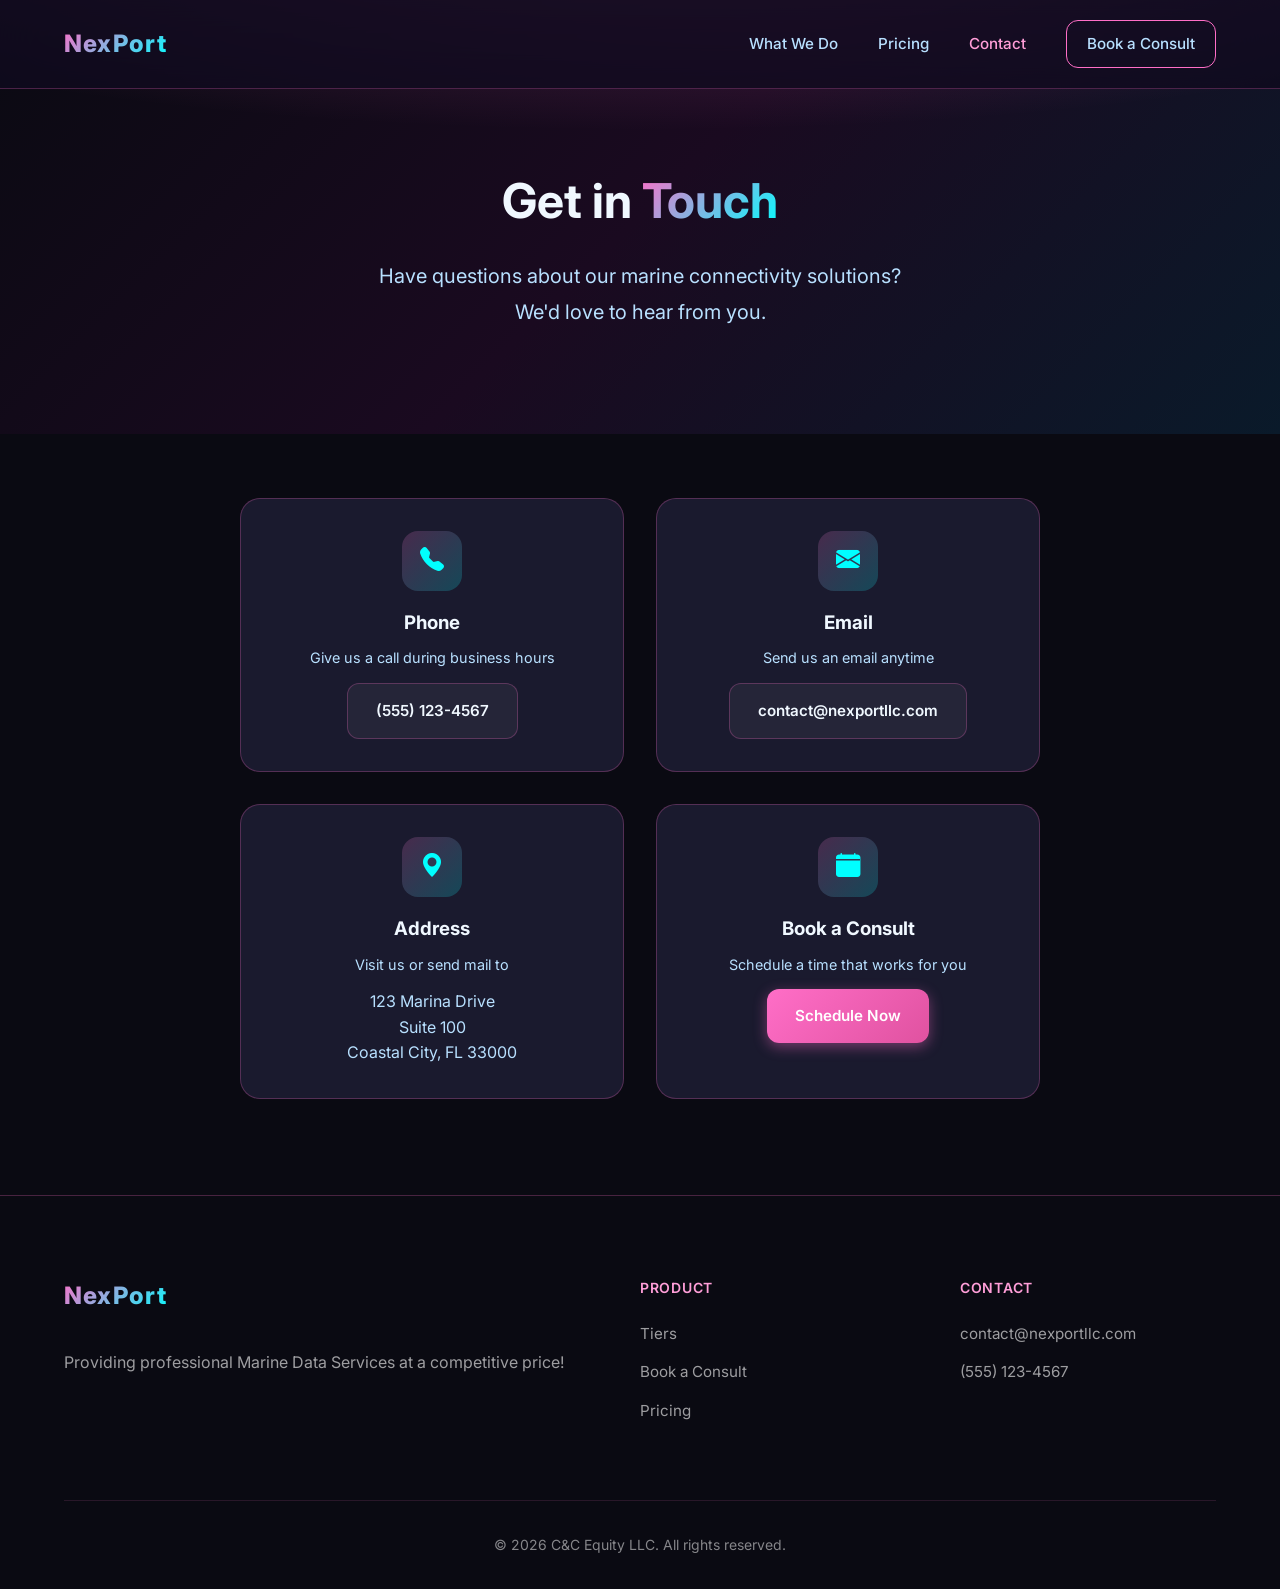
<file: contact.html>
<!DOCTYPE html>
<html lang="en">

<head>
    <meta charset="UTF-8">
    <meta name="viewport" content="width=device-width, initial-scale=1.0">
    <title>Contact | NexPort</title>
    <link rel="stylesheet" href="styles.css">
    <link rel="preconnect" href="https://fonts.googleapis.com">
    <link href="https://fonts.googleapis.com/css2?family=Inter:wght@400;500;600;700;800&display=swap" rel="stylesheet">
    <link rel="stylesheet" href="https://cdn.jsdelivr.net/npm/bootstrap-icons@1.11.3/font/bootstrap-icons.min.css">
</head>

<body>
    <header class="header">
        <nav class="nav container">
            <a href="index.html" class="logo">NexPort</a>
            <button class="nav-toggle" id="navToggle" aria-label="Toggle navigation">
                <span></span>
                <span></span>
                <span></span>
            </button>
            <ul class="nav-links" id="navLinks">
                <li><a href="index.html#what-we-do">What We Do</a></li>
                <li><a href="pricing.html">Pricing</a></li>
                <li><a href="contact.html" class="active">Contact</a></li>
                <li><a href="https://outlook.office.com/bookwithme/user/6f07858c4fa64cfa98cd7c7f65369d2c@ccequity.llc/meetingtype/3fxg-W-8sECmhYFBqJa5og2?bookingcode=2b890671-5f6c-49b4-9408-867fa7472057&anonymous&ep=mLinkFromTile" class="btn btn-outline" target="_blank">Book a Consult</a></li>
            </ul>
        </nav>
    </header>

    <main>
        <section class="contact-hero">
            <div class="container">
                <h1>Get in <span class="highlight">Touch</span></h1>
                <p class="hero-subtitle">
                    Have questions about our marine connectivity solutions? We'd love to hear from you.
                </p>
            </div>
        </section>

        <section class="contact-content">
            <div class="container">
                <div class="contact-cards-centered">
                    <div class="contact-card">
                        <div class="contact-icon">
                            <i class="bi bi-telephone-fill"></i>
                        </div>
                        <h3>Phone</h3>
                        <p>Give us a call during business hours</p>
                        <a href="tel:+15551234567" class="btn btn-secondary">(555) 123-4567</a>
                    </div>

                    <div class="contact-card">
                        <div class="contact-icon">
                            <i class="bi bi-envelope-fill"></i>
                        </div>
                        <h3>Email</h3>
                        <p>Send us an email anytime</p>
                        <a href="mailto:contact@nexportllc.com" class="btn btn-secondary">contact@nexportllc.com</a>
                    </div>

                    <div class="contact-card">
                        <div class="contact-icon">
                            <i class="bi bi-geo-alt-fill"></i>
                        </div>
                        <h3>Address</h3>
                        <p>Visit us or send mail to</p>
                        <address class="contact-address">
                            123 Marina Drive<br>
                            Suite 100<br>
                            Coastal City, FL 33000
                        </address>
                    </div>

                    <div class="contact-card">
                        <div class="contact-icon">
                            <i class="bi bi-calendar-fill"></i>
                        </div>
                        <h3>Book a Consult</h3>
                        <p>Schedule a time that works for you</p>
                        <a href="https://outlook.office.com/bookwithme/user/6f07858c4fa64cfa98cd7c7f65369d2c@ccequity.llc/meetingtype/3fxg-W-8sECmhYFBqJa5og2?bookingcode=2b890671-5f6c-49b4-9408-867fa7472057&anonymous&ep=mLinkFromTile" class="btn btn-primary" target="_blank">Schedule Now</a>
                    </div>
                </div>
            </div>
        </section>
    </main>

    <footer class="footer">
        <div class="container">
            <div class="footer-content">
                <div class="footer-brand">
                    <a href="index.html" class="logo">NexPort</a>
                    <p>Providing professional Marine Data Services at a competitive price!</p>
                </div>
                <div class="footer-links">
                    <h4>Product</h4>
                    <ul>
                        <li><a href="index.html#tiers">Tiers</a></li>
                        <li><a href="https://outlook.office.com/bookwithme/user/6f07858c4fa64cfa98cd7c7f65369d2c@ccequity.llc/meetingtype/3fxg-W-8sECmhYFBqJa5og2?bookingcode=2b890671-5f6c-49b4-9408-867fa7472057&anonymous&ep=mLinkFromTile" target="_blank">Book a Consult</a></li>
                        <li><a href="pricing.html">Pricing</a></li>
                    </ul>
                </div>
                <div class="footer-links">
                    <h4>Contact</h4>
                    <ul>
                        <li><a href="mailto:contact@nexportllc.com">contact@nexportllc.com</a></li>
                        <li><a href="tel:+15551234567">(555) 123-4567</a></li>
                    </ul>
                </div>
            </div>
            <div class="footer-bottom">
                <p>&copy; 2026 C&C Equity LLC. All rights reserved.</p>
            </div>
        </div>
    </footer>

    <script src="contact.js"></script>
</body>

</html>
</file>
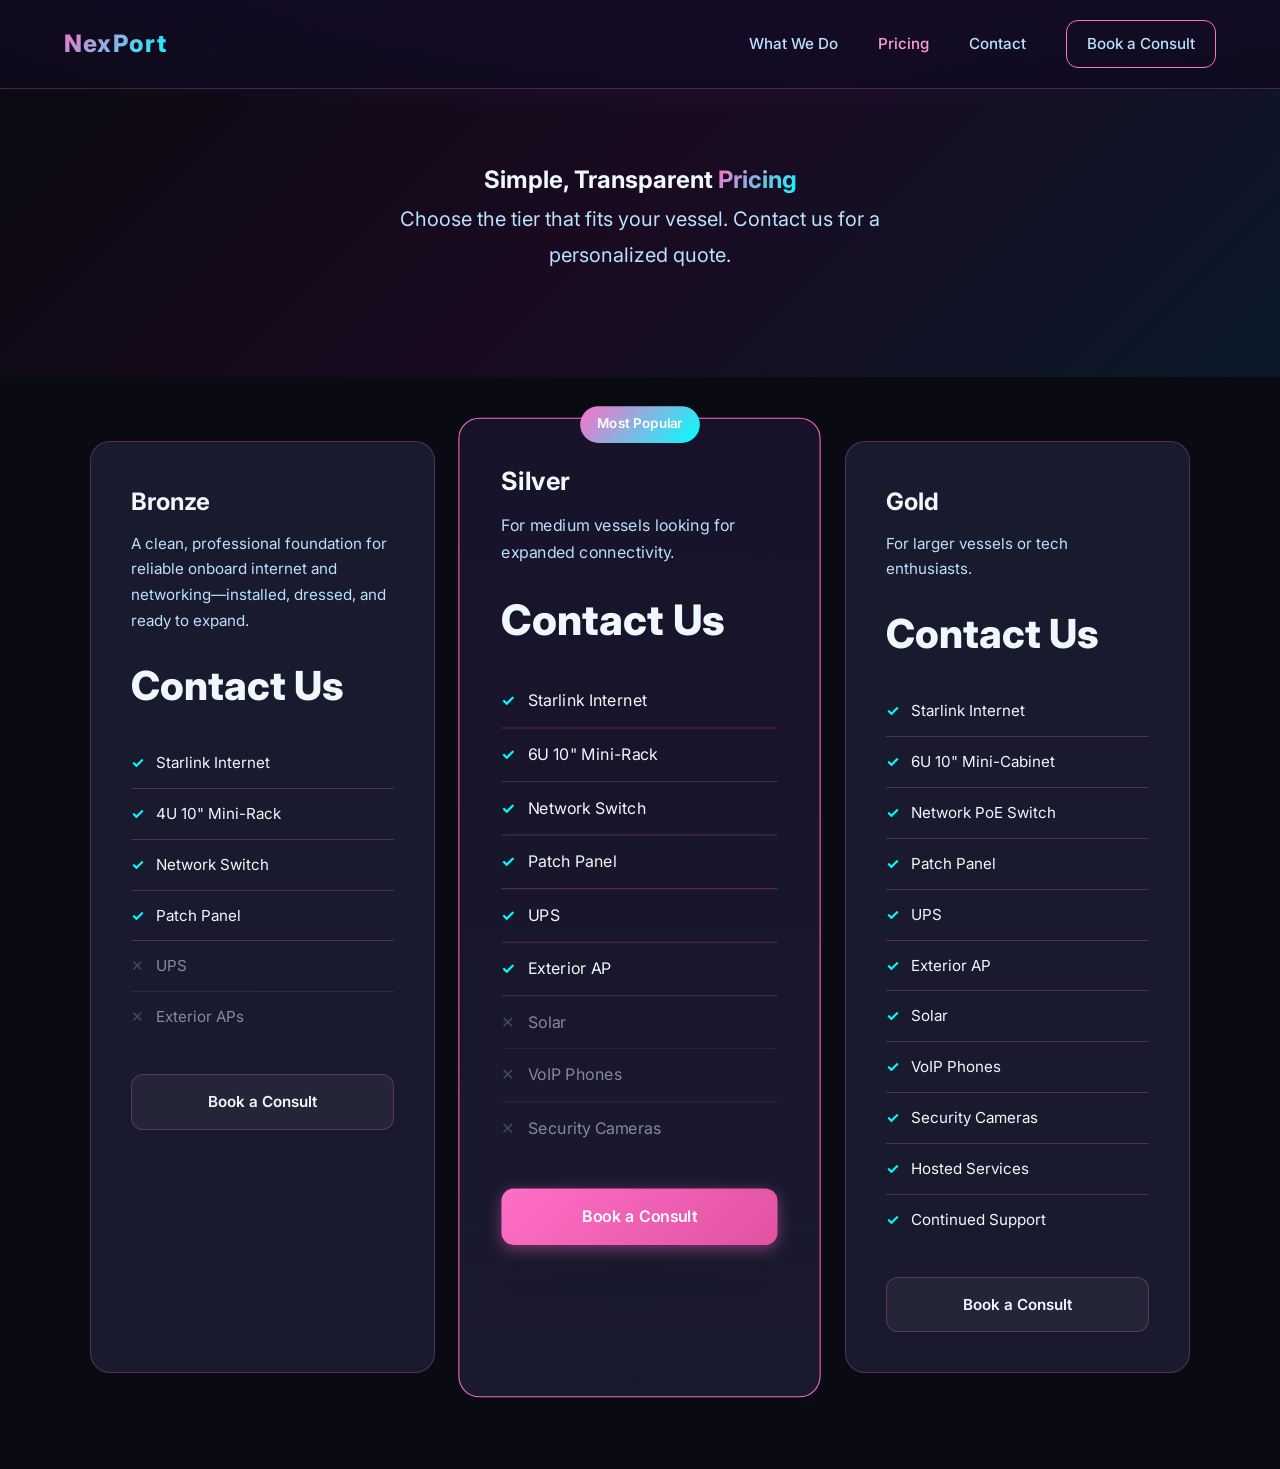
<file: pricing.html>
<!DOCTYPE html>
<html lang="en">

<head>
    <meta charset="UTF-8">
    <meta name="viewport" content="width=device-width, initial-scale=1.0">
    <title>Pricing | NexPort</title>
    <link rel="stylesheet" href="styles.css">
    <link rel="preconnect" href="https://fonts.googleapis.com">
    <link href="https://fonts.googleapis.com/css2?family=Inter:wght@400;500;600;700;800&display=swap" rel="stylesheet">
</head>

<body>
    <header class="header">
        <nav class="nav container">
            <a href="index.html" class="logo">NexPort</a>
            <button class="nav-toggle" id="navToggle" aria-label="Toggle navigation">
                <span></span>
                <span></span>
                <span></span>
            </button>
            <ul class="nav-links" id="navLinks">
                <li><a href="index.html#what-we-do">What We Do</a></li>
                <li><a href="pricing.html" class="active">Pricing</a></li>
                <li><a href="contact.html">Contact</a></li>
                <li><a href="https://outlook.office.com/bookwithme/user/6f07858c4fa64cfa98cd7c7f65369d2c@ccequity.llc/meetingtype/3fxg-W-8sECmhYFBqJa5og2?bookingcode=2b890671-5f6c-49b4-9408-867fa7472057&anonymous&ep=mLinkFromTile" class="btn btn-outline" target="_blank">Book a Consult</a></li>
            </ul>
        </nav>
    </header>

    <main>
        <section class="pricing-hero">
            <div class="container">
                <h1>Simple, Transparent <span class="highlight">Pricing</span></h1>
                <p class="hero-subtitle">
                    Choose the tier that fits your vessel. Contact us for a personalized quote.
                </p>
            </div>
        </section>

        <section class="pricing-cards">
            <div class="container">
                <div class="pricing-grid">
                    <!-- Bronze Plan -->
                    <div class="pricing-card">
                        <div class="card-header">
                            <h3>Bronze</h3>
                            <p class="plan-description">A clean, professional foundation for reliable onboard internet and networking—installed, dressed, and ready to expand.</p>
                        </div>
                        <div class="card-price">
                            <span class="amount custom">Contact Us</span>
                        </div>
                        <ul class="features-list">
                            <li><span class="check">✓</span> Starlink Internet</li>
                            <li><span class="check">✓</span> 4U 10" Mini-Rack</li>
                            <li><span class="check">✓</span> Network Switch</li>
                            <li><span class="check">✓</span> Patch Panel</li>
                            <li class="disabled"><span class="x">✕</span> UPS</li>
                            <li class="disabled"><span class="x">✕</span> Exterior APs</li>
                        </ul>
                        <a href="https://outlook.office.com/bookwithme/user/6f07858c4fa64cfa98cd7c7f65369d2c@ccequity.llc/meetingtype/3fxg-W-8sECmhYFBqJa5og2?bookingcode=2b890671-5f6c-49b4-9408-867fa7472057&anonymous&ep=mLinkFromTile" class="btn btn-secondary btn-full" target="_blank">Book a Consult</a>
                    </div>

                    <!-- Silver Plan -->
                    <div class="pricing-card featured">
                        <div class="popular-badge">Most Popular</div>
                        <div class="card-header">
                            <h3>Silver</h3>
                            <p class="plan-description">For medium vessels looking for expanded connectivity.</p>
                        </div>
                        <div class="card-price">
                            <span class="amount custom">Contact Us</span>
                        </div>
                        <ul class="features-list">
                            <li><span class="check">✓</span> Starlink Internet</li>
                            <li><span class="check">✓</span> 6U 10" Mini-Rack</li>
                            <li><span class="check">✓</span> Network Switch</li>
                            <li><span class="check">✓</span> Patch Panel</li>
                            <li><span class="check">✓</span> UPS</li>
                            <li><span class="check">✓</span> Exterior AP</li>
                            <li class="disabled"><span class="x">✕</span> Solar</li>
                            <li class="disabled"><span class="x">✕</span> VoIP Phones</li>
                            <li class="disabled"><span class="x">✕</span> Security Cameras</li>
                        </ul>
                        <a href="https://outlook.office.com/bookwithme/user/6f07858c4fa64cfa98cd7c7f65369d2c@ccequity.llc/meetingtype/3fxg-W-8sECmhYFBqJa5og2?bookingcode=2b890671-5f6c-49b4-9408-867fa7472057&anonymous&ep=mLinkFromTile" class="btn btn-primary btn-full" target="_blank">Book a Consult</a>
                    </div>

                    <!-- Gold Plan -->
                    <div class="pricing-card">
                        <div class="card-header">
                            <h3>Gold</h3>
                            <p class="plan-description">For larger vessels or tech enthusiasts.</p>
                        </div>
                        <div class="card-price">
                            <span class="amount custom">Contact Us</span>
                        </div>
                        <ul class="features-list">
                            <li><span class="check">✓</span> Starlink Internet</li>
                            <li><span class="check">✓</span> 6U 10" Mini-Cabinet</li>
                            <li><span class="check">✓</span> Network PoE Switch</li>
                            <li><span class="check">✓</span> Patch Panel</li>
                            <li><span class="check">✓</span> UPS</li>
                            <li><span class="check">✓</span> Exterior AP</li>
                            <li><span class="check">✓</span> Solar</li>
                            <li><span class="check">✓</span> VoIP Phones</li>
                            <li><span class="check">✓</span> Security Cameras</li>
                            <li><span class="check">✓</span> Hosted Services</li>
                            <li><span class="check">✓</span> Continued Support</li>
                        </ul>
                        <a href="https://outlook.office.com/bookwithme/user/6f07858c4fa64cfa98cd7c7f65369d2c@ccequity.llc/meetingtype/3fxg-W-8sECmhYFBqJa5og2?bookingcode=2b890671-5f6c-49b4-9408-867fa7472057&anonymous&ep=mLinkFromTile" class="btn btn-secondary btn-full" target="_blank">Book a Consult</a>
                    </div>
                </div>
            </div>
        </section>
    </main>
    <script src="pricing.js"></script>
</body>
</html>
</file>
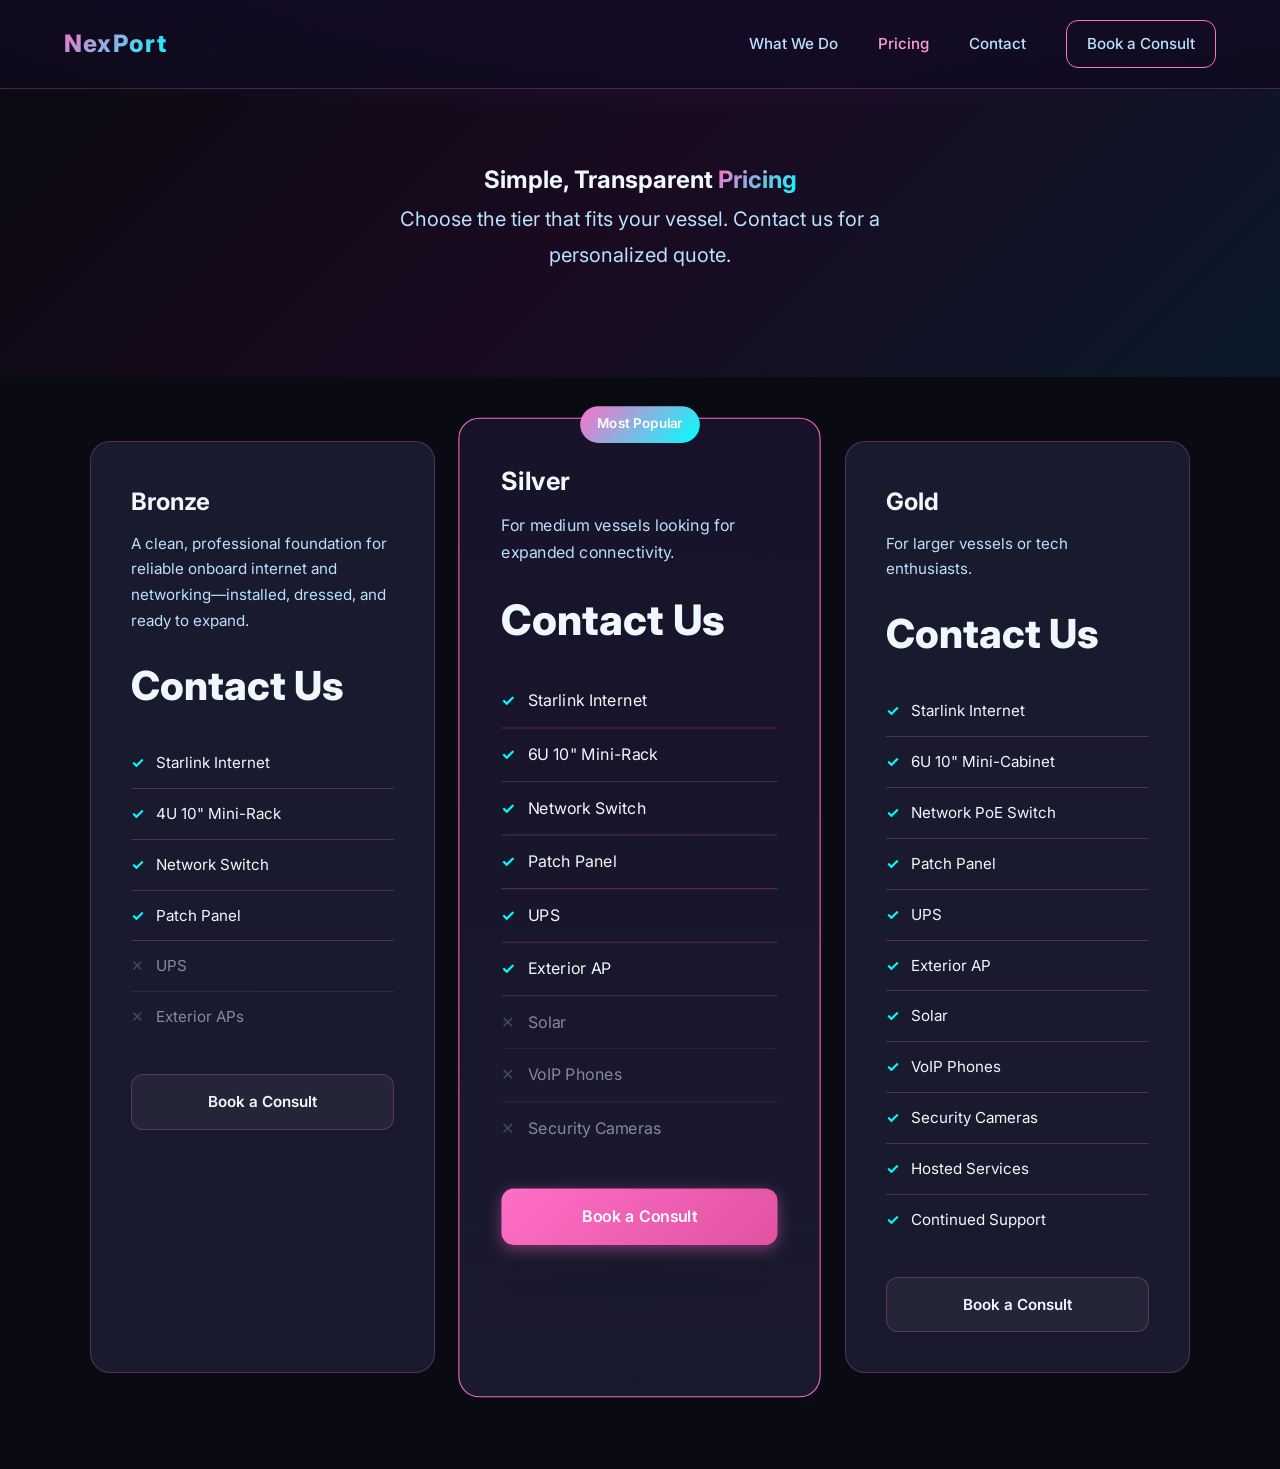
<file: templates/pricing.html>
<!DOCTYPE html>
<html lang="en">

<head>
    <meta charset="UTF-8">
    <meta name="viewport" content="width=device-width, initial-scale=1.0">
    <title>Pricing | NexPort</title>
    <link rel="stylesheet" href="../static/css/styles.css">
    <link rel="preconnect" href="https://fonts.googleapis.com">
    <link href="https://fonts.googleapis.com/css2?family=Inter:wght@400;500;600;700;800&display=swap" rel="stylesheet">
</head>

<body>
    <header class="header">
        <nav class="nav container">
            <a href="index.html" class="logo">NexPort</a>
            <ul class="nav-links">
                <li><a href="index.html#what-we-do">What We Do</a></li>
                <li><a href="pricing.html" class="active">Pricing</a></li>
                <li><a href="#contact">Contact</a></li>
                <li><a href="https://outlook.office.com/bookwithme/user/6f07858c4fa64cfa98cd7c7f65369d2c@ccequity.llc/meetingtype/3fxg-W-8sECmhYFBqJa5og2?bookingcode=2b890671-5f6c-49b4-9408-867fa7472057&anonymous&ep=mLinkFromTile" class="btn btn-outline" target="_blank">Book a Consult</a></li>
            </ul>
        </nav>
    </header>

    <main>
        <section class="pricing-hero">
            <div class="container">
                <h1>Simple, Transparent <span class="highlight">Pricing</span></h1>
                <p class="hero-subtitle">
                    Choose the tier that fits your vessel. Contact us for a personalized quote.
                </p>
            </div>
        </section>

        <section class="pricing-cards">
            <div class="container">
                <div class="pricing-grid">
                    <!-- Bronze Plan -->
                    <div class="pricing-card">
                        <div class="card-header">
                            <h3>Bronze</h3>
                            <p class="plan-description">A clean, professional foundation for reliable onboard internet and networking—installed, dressed, and ready to expand.</p>
                        </div>
                        <div class="card-price">
                            <span class="amount custom">Contact Us</span>
                        </div>
                        <ul class="features-list">
                            <li><span class="check">✓</span> Starlink Internet</li>
                            <li><span class="check">✓</span> 4U 10" Mini-Rack</li>
                            <li><span class="check">✓</span> Network Switch</li>
                            <li><span class="check">✓</span> Patch Panel</li>
                            <li class="disabled"><span class="x">✕</span> UPS</li>
                            <li class="disabled"><span class="x">✕</span> Exterior APs</li>
                        </ul>
                        <a href="https://outlook.office.com/bookwithme/user/6f07858c4fa64cfa98cd7c7f65369d2c@ccequity.llc/meetingtype/3fxg-W-8sECmhYFBqJa5og2?bookingcode=2b890671-5f6c-49b4-9408-867fa7472057&anonymous&ep=mLinkFromTile" class="btn btn-secondary btn-full" target="_blank">Book a Consult</a>
                    </div>

                    <!-- Silver Plan -->
                    <div class="pricing-card featured">
                        <div class="popular-badge">Most Popular</div>
                        <div class="card-header">
                            <h3>Silver</h3>
                            <p class="plan-description">For medium vessels looking for expanded connectivity.</p>
                        </div>
                        <div class="card-price">
                            <span class="amount custom">Contact Us</span>
                        </div>
                        <ul class="features-list">
                            <li><span class="check">✓</span> Starlink Internet</li>
                            <li><span class="check">✓</span> 6U 10" Mini-Rack</li>
                            <li><span class="check">✓</span> Network Switch</li>
                            <li><span class="check">✓</span> Patch Panel</li>
                            <li><span class="check">✓</span> UPS</li>
                            <li><span class="check">✓</span> Exterior AP</li>
                            <li class="disabled"><span class="x">✕</span> Solar</li>
                            <li class="disabled"><span class="x">✕</span> VoIP Phones</li>
                            <li class="disabled"><span class="x">✕</span> Security Cameras</li>
                        </ul>
                        <a href="https://outlook.office.com/bookwithme/user/6f07858c4fa64cfa98cd7c7f65369d2c@ccequity.llc/meetingtype/3fxg-W-8sECmhYFBqJa5og2?bookingcode=2b890671-5f6c-49b4-9408-867fa7472057&anonymous&ep=mLinkFromTile" class="btn btn-primary btn-full" target="_blank">Book a Consult</a>
                    </div>

                    <!-- Gold Plan -->
                    <div class="pricing-card">
                        <div class="card-header">
                            <h3>Gold</h3>
                            <p class="plan-description">For larger vessels or tech enthusiasts.</p>
                        </div>
                        <div class="card-price">
                            <span class="amount custom">Contact Us</span>
                        </div>
                        <ul class="features-list">
                            <li><span class="check">✓</span> Starlink Internet</li>
                            <li><span class="check">✓</span> 6U 10" Mini-Cabinet</li>
                            <li><span class="check">✓</span> Network PoE Switch</li>
                            <li><span class="check">✓</span> Patch Panel</li>
                            <li><span class="check">✓</span> UPS</li>
                            <li><span class="check">✓</span> Exterior AP</li>
                            <li><span class="check">✓</span> Solar</li>
                            <li><span class="check">✓</span> VoIP Phones</li>
                            <li><span class="check">✓</span> Security Cameras</li>
                            <li><span class="check">✓</span> Hosted Services</li>
                            <li><span class="check">✓</span> Continued Support</li>
                        </ul>
                        <a href="https://outlook.office.com/bookwithme/user/6f07858c4fa64cfa98cd7c7f65369d2c@ccequity.llc/meetingtype/3fxg-W-8sECmhYFBqJa5og2?bookingcode=2b890671-5f6c-49b4-9408-867fa7472057&anonymous&ep=mLinkFromTile" class="btn btn-secondary btn-full" target="_blank">Book a Consult</a>
                    </div>
                </div>
            </div>
        </section>
    </main>
</body>
</html>
</file>
<file: styles.css>
* {
    margin: 0;
    padding: 0;
    box-sizing: border-box;
}


:root {
    /* Miami Vice Colors */
    --primary: #ff6ec7; /* Hot pink */
    --primary-dark: #e052a0; /* Deeper pink */
    --primary-light: #ff9ed8; /* Light pink */
    --secondary: #00d4ff; /* Cyan */
    --accent: #00ffff; /* Electric cyan */
    --text: #f0f8ff; /* Bright white-blue */
    --text-light: #b8e0ff; /* Soft cyan-white */
    --background: #0a0a12; /* Deep dark blue-black */
    --background-alt: #12121f; /* Slightly lighter dark */
    --background-card: #1a1a2e; /* Card dark purple-blue */
    --border: rgba(255, 110, 199, 0.25); /* Pink tinted border */
    --shadow-sm: 0 1px 2px rgba(0, 0, 0, 0.4);
    --shadow-md: 0 4px 6px -1px rgba(0, 0, 0, 0.5), 0 2px 4px -2px rgba(0, 0, 0, 0.4);
    --shadow-lg: 0 20px 25px -5px rgba(0, 0, 0, 0.5), 0 8px 10px -6px rgba(0, 0, 0, 0.4);
    --shadow-xl: 0 25px 50px -12px rgba(0, 0, 0, 0.6);
    --radius: 12px;
    --radius-lg: 20px;
    --gradient-bg: linear-gradient(135deg, #0a0a12 0%, #1a0a20 50%, #0a1a2a 100%);
}

body {
    font-family: 'Inter', -apple-system, BlinkMacSystemFont, sans-serif;
    color: var(--text);
    line-height: 1.7;
    -webkit-font-smoothing: antialiased;
    background: var(--gradient-bg);
    min-height: 100vh;
}

.container {
    max-width: 1200px;
    margin: 0 auto;
    padding: 0 24px;
}

/* Header - Glass Morphism Dark */
.header {
    position: fixed;
    top: 0;
    left: 0;
    right: 0;
    background: rgba(15, 10, 30, 0.8);
    backdrop-filter: blur(20px);
    -webkit-backdrop-filter: blur(20px);
    z-index: 1000;
    border-bottom: 1px solid var(--border);
}

.nav {
    display: flex;
    justify-content: space-between;
    align-items: center;
    padding: 1.25rem 24px;
}

.logo {
    font-size: 1.5rem;
    font-weight: 800;
    background: linear-gradient(135deg, var(--primary-light) 0%, var(--accent) 100%);
    -webkit-background-clip: text;
    -webkit-text-fill-color: transparent;
    background-clip: text;
    letter-spacing: -0.02em;
}

.nav-links {
    display: flex;
    list-style: none;
    gap: 2.5rem;
    align-items: center;
}

    .nav-links a {
        text-decoration: none;
        color: var(--text-light);
        font-weight: 500;
        font-size: 0.95rem;
        transition: color 0.2s ease;
        position: relative;
    }

        .nav-links a:not(.btn):hover {
            color: var(--primary-light);
        }

        .nav-links a:not(.btn)::after {
            content: '';
            position: absolute;
            bottom: -4px;
            left: 0;
            width: 0;
            height: 2px;
            background: linear-gradient(90deg, var(--primary), var(--accent));
            transition: width 0.3s ease;
            border-radius: 2px;
        }

        .nav-links a:not(.btn):hover::after {
            width: 100%;
        }

        /* Active nav link */
.nav-links a.active {
    color: var(--primary-light);
}

/* Buttons - Modern Styling */
.btn {
    display: inline-flex;
    align-items: center;
    justify-content: center;
    padding: 0.875rem 1.75rem;
    border-radius: var(--radius);
    text-decoration: none;
    font-weight: 600;
    font-size: 0.95rem;
    transition: all 0.2s ease;
    cursor: pointer;
    border: none;
    gap: 0.5rem;
}

.btn-primary {
    background: linear-gradient(135deg, var(--primary) 0%, #7c3aed 100%);
    color: white;
    box-shadow: 0 4px 14px rgba(129, 140, 248, 0.4);
}

    .btn-primary:hover {
        transform: translateY(-2px);
        box-shadow: 0 6px 20px rgba(129, 140, 248, 0.5);
    }

.btn-secondary {
    background: rgba(255, 255, 255, 0.05);
    color: var(--text);
    border: 1.5px solid var(--border);
}

    .btn-secondary:hover {
        border-color: var(--primary);
        color: var(--primary-light);
        background: rgba(129, 140, 248, 0.1);
    }

.btn-outline {
    background: transparent;
    border: 1.5px solid var(--primary);
    color: var(--primary-light);
    padding: 0.625rem 1.25rem;
}

    .btn-outline:hover {
        background: var(--primary);
        color: white;
    }

/* Hero - Dark Gradient */
.hero {
    padding: 12rem 0 8rem;
    background: radial-gradient(ellipse 80% 50% at 50% -20%, rgba(255, 110, 199, 0.3), transparent), radial-gradient(ellipse 60% 40% at 80% 60%, rgba(0, 255, 255, 0.15), transparent), radial-gradient(ellipse 50% 30% at 10% 80%, rgba(0, 212, 255, 0.2), transparent), linear-gradient(to bottom, rgba(10, 10, 18, 0.7) 0%, rgba(10, 10, 18, 0.85) 100%), url('background-top.png') center/cover no-repeat;
    text-align: center;
    position: relative;
    overflow: hidden;
}

    .hero::before {
        content: '';
        position: absolute;
        top: 0;
        left: 0;
        right: 0;
        bottom: 0;
        background-image: url("data:image/svg+xml,%3Csvg width='60' height='60' viewBox='0 0 60 60' xmlns='http://www.w3.org/2000/svg'%3E%3Cg fill='none' fill-rule='evenodd'%3E%3Cg fill='%238b5cf6' fill-opacity='0.05'%3E%3Cpath d='M36 34v-4h-2v4h-4v2h4v4h2v-4h4v-2h-4zm0-30V0h-2v4h-4v2h4v4h2V6h4V4h-4zM6 34v-4H4v4H0v2h4v4h2v-4h4v-2H6zM6 4V0H4v4H0v2h4v4h2V6h4V4H6z'/%3E%3C/g%3E%3C/g%3E%3C/svg%3E");
        pointer-events: none;
    }

    .hero h1 {
        font-size: 4rem;
        font-weight: 800;
        line-height: 1.1;
        margin-bottom: 1.5rem;
        color: var(--text);
        letter-spacing: -0.03em;
    }

.highlight {
    background: linear-gradient(135deg, var(--primary-light) 0%, var(--accent) 100%);
    -webkit-background-clip: text;
    -webkit-text-fill-color: transparent;
    background-clip: text;
}

.hero-subtitle {
    font-size: 1.25rem;
    color: var(--text-light);
    max-width: 560px;
    margin: 0 auto 2.5rem;
    line-height: 1.8;
}

.hero-buttons {
    display: flex;
    gap: 1rem;
    justify-content: center;
    margin-bottom: 4rem;
}

.trusted-by {
    color: var(--text-light);
    font-size: 0.875rem;
    display: flex;
    align-items: center;
    justify-content: center;
    gap: 0.5rem;
}

    .trusted-by::before,
    .trusted-by::after {
        content: '';
        width: 40px;
        height: 1px;
        background: var(--border);
    }

.trusted-section {
    margin-top: 2rem;
}

.logo-carousel {
    margin-top: 2rem;
    overflow: hidden;
    position: relative;
    width: 100%;
    max-width: 800px;
    margin-left: auto;
    margin-right: auto;
    -webkit-mask-image: linear-gradient(90deg, transparent, white 15%, white 85%, transparent);
    mask-image: linear-gradient(90deg, transparent, white 15%, white 85%, transparent);
}

.logo-track {
    display: flex;
    gap: 3rem;
    animation: scroll 20s linear infinite;
    width: max-content;
}

.logo-slide {
    flex-shrink: 0;
    display: flex;
    align-items: center;
    justify-content: center;
}

    .logo-slide img {
        height: 40px;
        width: auto;
        opacity: 0.6;
        filter: grayscale(100%) brightness(1.5);
        transition: all 0.3s ease;
    }

    .logo-slide:hover img {
        opacity: 1;
        filter: grayscale(0%) brightness(1);
    }

@keyframes scroll {
    0% {
        transform: translateX(0);
    }
    100% {
        transform: translateX(calc(-120px * 6 - 3rem * 6));
    }
}

/* Pause on hover */
.logo-carousel:hover .logo-track {
    animation-play-state: paused;
}

/* Features */
.features {
    padding: 7rem 0;
    background: var(--background-alt);
}

h2 {
    font-size: 2.75rem;
    text-align: center;
    margin-bottom: 0.75rem;
    color: var(--text);
    font-weight: 800;
    letter-spacing: -0.02em;
}

.section-subtitle {
    text-align: center;
    color: var(--text-light);
    margin-bottom: 4rem;
    font-size: 1.125rem;
}


.feature-card {
    padding: 2rem;
    background: var(--background-card);
    border: 1px solid var(--border);
    border-radius: var(--radius-lg);
    transition: all 0.3s ease;
    position: relative;
    overflow: hidden;
}

    .feature-card::before {
        content: '';
        position: absolute;
        top: 0;
        left: 0;
        right: 0;
        height: 3px;
        background: linear-gradient(90deg, var(--primary), var(--accent));
        opacity: 0;
        transition: opacity 0.3s ease;
    }

    .feature-card:hover {
        border-color: rgba(139, 92, 246, 0.4);
        box-shadow: var(--shadow-lg), 0 0 40px rgba(139, 92, 246, 0.15);
        transform: translateY(-4px);
    }

        .feature-card:hover::before {
            opacity: 1;
        }

.feature-icon {
    font-size: 2.5rem;
    margin-bottom: 1.25rem;
    display: inline-flex;
    align-items: center;
    justify-content: center;
    width: 60px;
    height: 60px;
    background: linear-gradient(135deg, rgba(139, 92, 246, 0.2) 0%, rgba(34, 211, 238, 0.2) 100%);
    border-radius: 16px;
    color: var(--accent);
}

    .feature-icon i {
        font-size: 1.75rem;
    }

.feature-card h3 {
    margin-bottom: 0.75rem;
    color: var(--text);
    font-weight: 700;
    font-size: 1.25rem;
}

.feature-card p {
    color: var(--text-light);
    line-height: 1.7;
}

/* How It Works */
.how-it-works {
    padding: 7rem 0;
    background: radial-gradient(ellipse 50% 50% at 20% 50%, rgba(99, 102, 241, 0.1), transparent), var(--background);
}

.steps {
    display: grid;
    grid-template-columns: repeat(auto-fit, minmax(280px, 1fr));
    gap: 2rem;
    margin-top: 3rem;
    position: relative;
}

.step {
    text-align: center;
    padding: 2.5rem 2rem;
    background: var(--background-card);
    border-radius: var(--radius-lg);
    box-shadow: var(--shadow-sm);
    position: relative;
    border: 1px solid var(--border);
}

.step-number {
    width: 56px;
    height: 56px;
    background: linear-gradient(135deg, var(--primary) 0%, #7c3aed 100%);
    color: white;
    border-radius: 16px;
    display: flex;
    align-items: center;
    justify-content: center;
    font-size: 1.25rem;
    font-weight: 800;
    margin: 0 auto 1.5rem;
    box-shadow: 0 4px 14px rgba(139, 92, 246, 0.4);
}

.step h3 {
    margin-bottom: 0.75rem;
    color: var(--text);
    font-weight: 700;
    font-size: 1.25rem;
}

.step p {
    color: var(--text-light);
    line-height: 1.7;
}

/* CTA */
.cta {
    padding: 7rem 0;
    background: radial-gradient(ellipse 60% 60% at 50% 50%, rgba(139, 92, 246, 0.25), transparent), linear-gradient(135deg, #1a1333 0%, #0f0a1e 100%);
    text-align: center;
    color: white;
    position: relative;
    overflow: hidden;
}

    .cta::before {
        content: '';
        position: absolute;
        top: -50%;
        right: -20%;
        width: 600px;
        height: 600px;
        background: radial-gradient(circle, rgba(34, 211, 238, 0.2) 0%, transparent 70%);
        pointer-events: none;
    }

    .cta::after {
        content: '';
        position: absolute;
        bottom: -30%;
        left: -10%;
        width: 400px;
        height: 400px;
        background: radial-gradient(circle, rgba(139, 92, 246, 0.2) 0%, transparent 70%);
        pointer-events: none;
    }

    .cta h2 {
        color: white;
        margin-bottom: 1rem;
        position: relative;
    }

    .cta p {
        margin-bottom: 2.5rem;
        opacity: 0.8;
        position: relative;
    }

.cta-form {
    display: flex;
    max-width: 480px;
    margin: 0 auto;
    gap: 0.75rem;
    position: relative;
}

    .cta-form input {
        flex: 1;
        padding: 1rem 1.25rem;
        border: 2px solid var(--border);
        border-radius: var(--radius);
        font-size: 1rem;
        font-family: inherit;
        transition: border-color 0.2s ease;
        background: rgba(255, 255, 255, 0.05);
        color: var(--text);
    }

        .cta-form input::placeholder {
            color: var(--text-light);
        }

        .cta-form input:focus {
            outline: none;
            border-color: var(--primary);
            background: rgba(255, 255, 255, 0.1);
        }

    .cta-form .btn-primary {
        background: linear-gradient(135deg, var(--primary) 0%, var(--accent) 100%);
        color: white;
        box-shadow: 0 4px 14px rgba(34, 211, 238, 0.3);
    }

/* Footer */
.footer {
    padding: 5rem 0 2rem;
    background: var(--background);
    color: white;
    border-top: 1px solid var(--border);
}

.footer-content {
    display: grid;
    grid-template-columns: 2fr 1fr 1fr;
    gap: 4rem;
    margin-bottom: 4rem;
}

.footer-brand .logo {
    margin-bottom: 1rem;
    display: inline-block;
}

.footer-brand p {
    margin-top: 1rem;
    opacity: 0.6;
    line-height: 1.7;
}

.footer-links h4 {
    margin-bottom: 1.25rem;
    font-weight: 600;
    font-size: 0.875rem;
    text-transform: uppercase;
    letter-spacing: 0.05em;
    color: var(--primary-light);
}

.footer-links ul {
    list-style: none;
}

.footer-links a {
    color: white;
    opacity: 0.6;
    text-decoration: none;
    display: inline-block;
    margin-bottom: 0.75rem;
    transition: all 0.2s ease;
    font-size: 0.95rem;
}

    .footer-links a:hover {
        opacity: 1;
        transform: translateX(4px);
        color: var(--accent);
    }

.footer-bottom {
    border-top: 1px solid var(--border);
    padding-top: 2rem;
    text-align: center;
    opacity: 0.5;
    font-size: 0.875rem;
}

/* ========== PRICING PAGE STYLES ========== */

/* Pricing Hero */
.pricing-hero {
    padding: 10rem 0 4rem;
    background: 
        radial-gradient(ellipse 80% 50% at 50% -20%, rgba(139, 92, 246, 0.3), transparent),
        var(--gradient-bg);
    text-align: center;
}

.billing-toggle {
    display: flex;
    align-items: center;
    justify-content: center;
    gap: 1rem;
    margin-top: 2rem;
}

.toggle-label {
    font-size: 0.95rem;
    color: var(--text-light);
    opacity: 0.6;
    transition: opacity 0.3s ease;
    display: flex;
    align-items: center;
    gap: 0.5rem;
}

    .toggle-label.active {
        opacity: 1;
        color: var(--text);
    }

.save-badge {
    background: linear-gradient(135deg, var(--primary) 0%, var(--accent) 100%);
    color: white;
    font-size: 0.75rem;
    font-weight: 600;
    padding: 0.25rem 0.5rem;
    border-radius: 20px;
}

.toggle-switch {
    width: 56px;
    height: 30px;
    background: var(--background-card);
    border: 1px solid var(--border);
    border-radius: 20px;
    cursor: pointer;
    position: relative;
    transition: background 0.3s ease;
}

    .toggle-switch:hover {
        border-color: var(--primary);
    }

.toggle-slider {
    position: absolute;
    top: 3px;
    left: 3px;
    width: 22px;
    height: 22px;
    background: linear-gradient(135deg, var(--primary) 0%, var(--accent) 100%);
    border-radius: 50%;
    transition: transform 0.3s ease;
}

.toggle-switch.active .toggle-slider {
    transform: translateX(26px);
}

/* Pricing Cards */
.pricing-cards {
    padding: 4rem 0 6rem;
    background: var(--background);
}

.pricing-grid {
    display: grid;
    grid-template-columns: repeat(auto-fit, minmax(300px, 1fr));
    gap: 2rem;
    max-width: 1100px;
    margin: 0 auto;
}

.pricing-card {
    background: var(--background-card);
    border: 1px solid var(--border);
    border-radius: var(--radius-lg);
    padding: 2.5rem;
    position: relative;
    transition: all 0.3s ease;
}

    .pricing-card:hover {
        transform: translateY(-4px);
        box-shadow: var(--shadow-lg);
    }

    .pricing-card.featured {
        border-color: var(--primary);
        background: linear-gradient(180deg, rgba(139, 92, 246, 0.1) 0%, var(--background-card) 100%);
        transform: scale(1.05);
    }

        .pricing-card.featured:hover {
            transform: scale(1.05) translateY(-4px);
        }

.popular-badge {
    position: absolute;
    top: -12px;
    left: 50%;
    transform: translateX(-50%);
    background: linear-gradient(135deg, var(--primary) 0%, var(--accent) 100%);
    color: white;
    font-size: 0.8rem;
    font-weight: 600;
    padding: 0.4rem 1rem;
    border-radius: 20px;
    white-space: nowrap;
}

.card-header h3 {
    font-size: 1.5rem;
    font-weight: 700;
    color: var(--text);
    margin-bottom: 0.5rem;
}

.plan-description {
    color: var(--text-light);
    font-size: 0.95rem;
}

.card-price {
    margin: 2rem 0;
    display: flex;
    align-items: baseline;
    gap: 0.25rem;
}

.currency {
    font-size: 1.5rem;
    font-weight: 600;
    color: var(--text-light);
}

.amount {
    font-size: 4rem;
    font-weight: 800;
    color: var(--text);
    line-height: 1;
}

    .amount.custom {
        font-size: 2.5rem;
    }

.period {
    font-size: 1rem;
    color: var(--text-light);
}

.features-list {
    list-style: none;
    margin-bottom: 2rem;
}

    .features-list li {
        padding: 0.75rem 0;
        border-bottom: 1px solid var(--border);
        display: flex;
        align-items: center;
        gap: 0.75rem;
        font-size: 0.95rem;
    }

        .features-list li:last-child {
            border-bottom: none;
        }

        .features-list li.disabled {
            opacity: 0.5;
        }

    .features-list .check {
        color: var(--accent);
        font-weight: 700;
    }

    .features-list .x {
        color: var(--text-light);
        opacity: 0.5;
    }

.btn-full {
    width: 100%;
    text-align: center;
}

/* Comparison Table */
.comparison {
    padding: 6rem 0;
    background: var(--background-alt);
}

.comparison-table-wrapper {
    overflow-x: auto;
    margin-top: 2rem;
}

.comparison-table {
    width: 100%;
    border-collapse: collapse;
    min-width: 600px;
}

    .comparison-table th,
    .comparison-table td {
        padding: 1.25rem 1.5rem;
        text-align: center;
        border-bottom: 1px solid var(--border);
    }

    .comparison-table th:first-child,
    .comparison-table td:first-child {
        text-align: left;
    }

    .comparison-table thead th {
        background: var(--background-card);
        font-weight: 700;
        font-size: 1.1rem;
        color: var(--text);
    }

        .comparison-table thead th.featured {
            background: linear-gradient(180deg, rgba(139, 92, 246, 0.2) 0%, var(--background-card) 100%);
            color: var(--primary-light);
        }

    .comparison-table tbody td {
        color: var(--text-light);
    }

        .comparison-table tbody td.featured {
            background: rgba(139, 92, 246, 0.05);
        }

    .comparison-table .check {
        color: var(--accent);
        font-size: 1.25rem;
    }

    .comparison-table .x {
        color: var(--text-light);
        opacity: 0.4;
        font-size: 1.25rem;
    }

/* FAQ Section */
.faq {
    padding: 6rem 0;
    background: var(--background);
}

.faq-grid {
    display: grid;
    grid-template-columns: repeat(auto-fit, minmax(320px, 1fr));
    gap: 2rem;
    margin-top: 2rem;
}

.faq-item {
    background: var(--background-card);
    border: 1px solid var(--border);
    border-radius: var(--radius);
    padding: 1.75rem;
    transition: all 0.3s ease;
}

    .faq-item:hover {
        border-color: rgba(139, 92, 246, 0.4);
    }

    .faq-item h4 {
        color: var(--text);
        font-weight: 700;
        margin-bottom: 0.75rem;
        font-size: 1.1rem;
    }

    .faq-item p {
        color: var(--text-light);
        line-height: 1.7;
    }

/* CTA Buttons for Pricing */
.cta-buttons {
    display: flex;
    gap: 1rem;
    justify-content: center;
}

/* Responsive Pricing */
@media (max-width: 768px) {
    .pricing-card.featured {
        transform: none;
    }

        .pricing-card.featured:hover {
            transform: translateY(-4px);
        }

    .pricing-grid {
        gap: 1.5rem;
    }

    .billing-toggle {
        flex-wrap: wrap;
    }

    .cta-buttons {
        flex-direction: column;
        align-items: center;
    }
}

.hero h1 a {
    display: inline-block;
    text-decoration: none;
}

    .hero h1 a img {
        max-height: 400px; /* Adjust as needed */
        width: auto;
    }

/* Who We Are Section */
.who-we-are {
    padding: 7rem 0;
    position: relative;
    background: linear-gradient(to right, rgba(10, 10, 18, 0.95) 0%, rgba(10, 10, 18, 0.7) 50%, rgba(10, 10, 18, 0.4) 100%), url('background-whoweare.png') center/cover no-repeat;
    min-height: 500px;
}

.who-we-are-content {
    display: grid;
    grid-template-columns: 1fr 1fr;
    gap: 3rem;
    align-items: center;
    margin-top: 2rem;
}

.who-we-are-text {
    background: rgba(26, 26, 46, 0.8);
    backdrop-filter: blur(10px);
    -webkit-backdrop-filter: blur(10px);
    padding: 2rem;
    border-radius: var(--radius-lg);
    border: 1px solid var(--border);
}

    .who-we-are-text p {
        margin-bottom: 1.5rem;
        line-height: 1.7;
    }

        .who-we-are-text p:last-child {
            margin-bottom: 0;
        }

.who-we-are-stats {
    display: flex;
    gap: 2rem;
    list-style: none;
    padding: 0;
    margin-top: 2rem;
}

    .who-we-are-stats li {
        text-align: center;
    }

.stat-number {
    display: block;
    font-size: 2rem;
    font-weight: 700;
    color: var(--primary-color, #a5b4fc);
}

.stat-label {
    font-size: 0.875rem;
    opacity: 0.8;
}

@media (max-width: 768px) {
    .who-we-are-content {
        grid-template-columns: 1fr;
    }

    .who-we-are-stats {
        justify-content: center;
    }

    .who-we-are {
        background: linear-gradient(to bottom, rgba(10, 10, 18, 0.9) 0%, rgba(10, 10, 18, 0.7) 100%), url('background-whoweare.png') center/cover no-repeat;
    }
}

/* Section Spacing */
.what-we-do {
    padding: 7rem 0;
    background: var(--background-alt);
}

.tiers {
    padding: 7rem 0;
    background: var(--background);
}


/* FAQ Accordion */
.faq {
    padding: 7rem 0;
    background: var(--background);
}

.accordion {
    max-width: 800px;
    margin: 0 auto;
    display: flex;
    flex-direction: column;
    gap: 1rem;
}

.accordion-item {
    background: var(--background-card);
    border: 1px solid var(--border);
    border-radius: var(--radius);
    overflow: hidden;
    transition: all 0.3s ease;
}

    .accordion-item:hover {
        border-color: rgba(139, 92, 246, 0.4);
    }

.accordion-header {
    width: 100%;
    padding: 1.25rem 1.5rem;
    background: transparent;
    border: none;
    color: var(--text);
    font-size: 1.1rem;
    font-weight: 600;
    font-family: inherit;
    cursor: pointer;
    display: flex;
    justify-content: space-between;
    align-items: center;
    gap: 1rem;
    text-align: left;
    transition: color 0.2s ease;
}

    .accordion-header:hover {
        color: var(--primary-light);
    }

    .accordion-header i {
        font-size: 1.25rem;
        color: var(--primary);
        transition: transform 0.3s ease;
    }

.accordion-item.active .accordion-header i {
    transform: rotate(180deg);
}

.accordion-content {
    max-height: 0;
    overflow: hidden;
    transition: max-height 0.3s ease, padding 0.3s ease;
}

.accordion-item.active .accordion-content {
    max-height: 200px;
}

.accordion-content p {
    padding: 0 1.5rem 1.25rem;
    color: var(--text-light);
    line-height: 1.7;
}

/* Update the logo gradient */
.logo {
    font-size: 1.5rem;
    font-weight: 800;
    background: linear-gradient(135deg, #ff6ec7 0%, #00ffff 100%);
    -webkit-background-clip: text;
    -webkit-text-fill-color: transparent;
    background-clip: text;
    letter-spacing: 0.05em;
}

/* Update button primary gradient */
.btn-primary {
    background: linear-gradient(135deg, #ff6ec7 0%, #e052a0 100%);
    color: white;
    box-shadow: 0 4px 14px rgba(255, 110, 199, 0.4);
}

    .btn-primary:hover {
        transform: translateY(-2px);
        box-shadow: 0 6px 20px rgba(255, 110, 199, 0.5);
    }




/* Update highlight gradient */
.highlight {
    background: linear-gradient(135deg, #ff6ec7 0%, #00ffff 100%);
    -webkit-background-clip: text;
    -webkit-text-fill-color: transparent;
    background-clip: text;
}

/* Update step number gradient */
.step-number {
    width: 56px;
    height: 56px;
    background: linear-gradient(135deg, #ff6ec7 0%, #e052a0 100%);
    color: white;
    border-radius: 16px;
    display: flex;
    align-items: center;
    justify-content: center;
    font-size: 1.25rem;
    font-weight: 800;
    margin: 0 auto 1.5rem;
    box-shadow: 0 4px 14px rgba(255, 110, 199, 0.4);
}

/* Update feature icon gradient */
.feature-icon {
    font-size: 2.5rem;
    margin-bottom: 1.25rem;
    display: inline-flex;
    align-items: center;
    justify-content: center;
    width: 60px;
    height: 60px;
    background: linear-gradient(135deg, rgba(255, 110, 199, 0.2) 0%, rgba(0, 255, 255, 0.2) 100%);
    border-radius: 16px;
    color: var(--accent);
}

/* Update feature card hover */
.feature-card:hover {
    border-color: rgba(255, 110, 199, 0.4);
    box-shadow: var(--shadow-lg), 0 0 40px rgba(255, 110, 199, 0.15);
    transform: translateY(-4px);
}

/* Update CTA background */
.cta {
    padding: 7rem 0;
    background: radial-gradient(ellipse 60% 60% at 50% 50%, rgba(255, 110, 199, 0.25), transparent), linear-gradient(135deg, #1a0a20 0%, #0a0a12 100%);
    text-align: center;
    color: white;
    position: relative;
    overflow: hidden;
}

    .cta::before {
        content: '';
        position: absolute;
        top: -50%;
        right: -20%;
        width: 600px;
        height: 600px;
        background: radial-gradient(circle, rgba(0, 255, 255, 0.2) 0%, transparent 70%);
        pointer-events: none;
    }

    .cta::after {
        content: '';
        position: absolute;
        bottom: -30%;
        left: -10%;
        width: 400px;
        height: 400px;
        background: radial-gradient(circle, rgba(255, 110, 199, 0.2) 0%, transparent 70%);
        pointer-events: none;
    }

.step-image {
    width: 120px;
    height: 120px;
    margin: 0 auto 1.5rem;
    border-radius: var(--radius-lg);
    overflow: hidden;
    box-shadow: 0 4px 14px rgba(255, 110, 199, 0.3);
}

    .step-image img {
        width: 100%;
        height: 100%;
        object-fit: cover;
        transition: transform 0.3s ease;
    }

.step:hover .step-image img {
    transform: scale(1.05);
}
/* What We Do Layout */
.what-we-do-layout {
    display: grid;
    grid-template-columns: 1fr 1fr;
    gap: 3rem;
    align-items: center;
    margin-top: 3rem;
}

.what-we-do-image {
    border-radius: var(--radius-lg);
    overflow: hidden;
    box-shadow: var(--shadow-lg);
    max-width: 400px;
    margin: 0 auto;
}

    .what-we-do-image img {
        width: 100%;
        height: auto;
        display: block;
        transition: transform 0.3s ease;
    }

    .what-we-do-image:hover img {
        transform: scale(1.02);
    }

.what-we-do-grid {
    display: grid;
    grid-template-columns: repeat(2, 1fr);
    gap: 1.5rem;
}

@media (max-width: 992px) {
    .what-we-do-layout {
        grid-template-columns: 1fr;
    }

    .what-we-do-image {
        max-width: 500px;
        margin: 0 auto;
    }

    .what-we-do-grid {
        max-width: 700px;
        margin: 0 auto;
    }
}

@media (max-width: 768px) {
    .what-we-do-grid {
        grid-template-columns: 1fr;
    }
}

.who-we-are-content {
    display: grid;
    grid-template-columns: 1fr 400px;
    gap: 3rem;
    align-items: center;
    margin-top: 2rem;
}

@media (max-width: 992px) {
    .who-we-are-content {
        grid-template-columns: 1fr 300px;
    }
}

@media (max-width: 768px) {
    .who-we-are-content {
        grid-template-columns: 1fr;
    }

    .who-we-are-text {
        order: 2;
    }

    .who-we-are-image {
        order: 1;
        margin: 0 auto;
        max-width: 350px;
    }
}

.who-we-are-text {
    order: 1;
    background: rgba(26, 26, 46, 0.8);
    backdrop-filter: blur(10px);
    -webkit-backdrop-filter: blur(10px);
    padding: 2rem;
    border-radius: var(--radius-lg);
    border: 1px solid var(--border);
}

.who-we-are-image {
    order: 2;
    border-radius: var(--radius-lg);
    overflow: hidden;
    box-shadow: var(--shadow-lg);
    max-width: 400px;
    min-width: 280px;
    flex-shrink: 0;
}

    .who-we-are-image img {
        width: 100%;
        height: auto;
        display: block;
        object-fit: contain;
        transition: transform 0.3s ease;
    }

    .who-we-are-image:hover img {
        transform: scale(1.02);
    }

@media (max-width: 768px) {
    .who-we-are-content {
        grid-template-columns: 1fr;
    }

    .who-we-are-text {
        order: 2;
    }

    .who-we-are-image {
        order: 1;
        margin: 0 auto;
    }
}

/* ========== MOBILE RESPONSIVE SCALING ========== */

/* Fluid images - scale with container */
img {
    max-width: 100%;
    height: auto;
}

/* Mobile Navigation */
@media (max-width: 768px) {
    .nav {
        padding: 1rem 16px;
    }

    .nav-links {
        gap: 1.5rem;
        font-size: 0.85rem;
    }

        .nav-links .btn-outline {
            padding: 0.5rem 1rem;
            font-size: 0.85rem;
        }

    .logo {
        font-size: 1.25rem;
    }

    /* Container */
    .container {
        padding: 0 16px;
    }

    /* Hero Section */
    .hero {
        padding: 7rem 0 3rem;
    }

        .hero h1 {
            font-size: clamp(1.5rem, 5vw, 2.5rem);
        }

            .hero h1 a img {
                max-height: 150px;
                width: auto;
            }

    .highlight {
        font-size: clamp(1.25rem, 4vw, 2rem);
    }

    .hero-subtitle {
        font-size: clamp(0.9rem, 3vw, 1.1rem);
        padding: 0 0.5rem;
        margin-bottom: 1.5rem;
    }

    .hero-buttons {
        flex-direction: column;
        align-items: center;
        gap: 0.75rem;
        margin-bottom: 2rem;
    }

        .hero-buttons .btn {
            width: 100%;
            max-width: 280px;
            padding: 0.75rem 1.5rem;
        }

    /* Section Headers */
    h2 {
        font-size: clamp(1.5rem, 5vw, 2rem);
        padding: 0 0.5rem;
    }

    .section-subtitle {
        font-size: clamp(0.9rem, 3vw, 1rem);
        padding: 0 0.5rem;
        margin-bottom: 2rem;
    }

    /* Trusted Section / Logo Carousel */
    .trusted-section {
        margin-top: 1rem;
    }

    .logo-carousel {
        max-width: 100%;
    }

    .logo-slide img {
        height: 30px;
    }

    /* What We Do Section */
    .what-we-do {
        padding: 3rem 0;
    }

    .what-we-do-layout {
        grid-template-columns: 1fr;
        gap: 2rem;
        margin-top: 2rem;
    }

    .what-we-do-image {
        max-width: 80%;
        margin: 0 auto;
    }

    .what-we-do-grid {
        grid-template-columns: 1fr;
        gap: 1rem;
    }

    .feature-card {
        padding: 1.25rem;
    }

    .feature-icon {
        width: 50px;
        height: 50px;
    }

        .feature-icon i {
            font-size: 1.5rem;
        }

    .feature-card h3 {
        font-size: 1.1rem;
    }

    .feature-card p {
        font-size: 0.9rem;
    }

    /* Tiers Section */
    .tiers {
        padding: 3rem 0;
    }

    .steps {
        grid-template-columns: 1fr;
        gap: 1.5rem;
        margin-top: 1.5rem;
    }

    .step {
        padding: 1.5rem;
    }

    .step-image {
        width: 80px;
        height: 80px;
    }

    .step h3 {
        font-size: 1.1rem;
    }

    .step p {
        font-size: 0.875rem;
    }

    /* Who We Are Section */
    .who-we-are {
        padding: 3rem 0;
        min-height: auto;
    }

    .who-we-are-content {
        grid-template-columns: 1fr;
        gap: 1.5rem;
    }

    .who-we-are-image {
        order: 1;
        max-width: 200px;
        min-width: 150px;
        margin: 0 auto;
    }

    .who-we-are-text {
        order: 2;
        padding: 1.25rem;
    }

        .who-we-are-text p {
            font-size: 0.9rem;
            margin-bottom: 1rem;
        }

    /* FAQ Section */
    .faq {
        padding: 3rem 0;
    }

    .accordion {
        gap: 0.75rem;
    }

    .accordion-header {
        font-size: 0.95rem;
        padding: 1rem;
    }

        .accordion-header i {
            font-size: 1rem;
        }

    .accordion-content p {
        padding: 0 1rem 1rem;
        font-size: 0.875rem;
    }

    .accordion-item.active .accordion-content {
        max-height: 300px; /* Allow more height for longer answers */
    }

    /* CTA Section */
    .cta {
        padding: 3rem 0;
    }

        .cta h2 {
            font-size: clamp(1.25rem, 4vw, 1.75rem);
        }

        .cta p {
            font-size: 0.9rem;
            padding: 0 0.5rem;
            margin-bottom: 1.5rem;
        }

    .cta-buttons {
        flex-direction: column;
        align-items: center;
        gap: 0.75rem;
    }

        .cta-buttons .btn {
            width: 100%;
            max-width: 280px;
        }

    /* Footer */
    .footer {
        padding: 2.5rem 0 1.5rem;
    }

    .footer-content {
        grid-template-columns: 1fr;
        gap: 2rem;
        margin-bottom: 2rem;
        text-align: center;
    }

    .footer-brand .logo {
        font-size: 1.25rem;
    }

    .footer-brand p {
        font-size: 0.9rem;
    }

    .footer-links h4 {
        font-size: 0.8rem;
    }

    .footer-links a {
        font-size: 0.9rem;
    }

    .footer-bottom {
        font-size: 0.8rem;
    }

    /* Pricing Page */
    .pricing-hero {
        padding: 7rem 0 2rem;
    }

        .pricing-hero h1 {
            font-size: clamp(1.5rem, 5vw, 2rem);
        }

    .pricing-grid {
        grid-template-columns: 1fr;
        gap: 2rem;
    }

    .pricing-card {
        padding: 1.5rem;
    }

        .pricing-card.featured {
            transform: none;
        }

            .pricing-card.featured:hover {
                transform: translateY(-4px);
            }

    .card-header h3 {
        font-size: 1.25rem;
    }

    .plan-description {
        font-size: 0.875rem;
    }

    .amount {
        font-size: 2.5rem;
    }

        .amount.custom {
            font-size: 1.5rem;
        }

    .features-list li {
        font-size: 0.875rem;
        padding: 0.5rem 0;
    }

    /* Comparison Section - hide on mobile or make scrollable */
    .comparison {
        padding: 3rem 0;
    }

    .comparison-table-wrapper {
        margin: 0 -16px;
        padding: 0 16px;
    }

    /* FAQ Grid on Pricing */
    .faq-grid {
        grid-template-columns: 1fr;
        gap: 1rem;
    }

    .faq-item {
        padding: 1.25rem;
    }

        .faq-item h4 {
            font-size: 1rem;
        }

        .faq-item p {
            font-size: 0.875rem;
        }
}

/* Extra small devices (phones in portrait) */
@media (max-width: 480px) {
    .hero {
        padding: 6rem 0 2rem;
    }

        .hero h1 a img {
            max-height: 120px;
        }

    h2 {
        font-size: 1.35rem;
    }

    .what-we-do-image {
        max-width: 90%;
    }

    .step-image {
        width: 70px;
        height: 70px;
    }

    .who-we-are-image {
        max-width: 180px;
    }

    .feature-card {
        padding: 1rem;
    }

    .btn {
        padding: 0.75rem 1.25rem;
        font-size: 0.9rem;
    }
}

/* Prevent horizontal scroll */
html, body {
    overflow-x: hidden;
}

* {
    max-width: 100%;
}

/* Exception for elements that need to overflow */
.logo-track {
    max-width: none;
}

/* ========== MOBILE NAVIGATION ========== */

/* Hamburger Button */
.nav-toggle {
    display: none;
    flex-direction: column;
    justify-content: center;
    gap: 5px;
    background: transparent;
    border: none;
    cursor: pointer;
    padding: 10px;
    z-index: 1002;
}

    .nav-toggle span {
        display: block;
        width: 24px;
        height: 2px;
        background: var(--text);
        border-radius: 2px;
        transition: all 0.3s ease;
    }

    /* Hamburger animation when active */
    .nav-toggle.active span:nth-child(1) {
        transform: rotate(45deg) translate(5px, 5px);
    }

    .nav-toggle.active span:nth-child(2) {
        opacity: 0;
    }

    .nav-toggle.active span:nth-child(3) {
        transform: rotate(-45deg) translate(5px, -5px);
    }

/* Mobile Navigation */
@media (max-width: 768px) {
    .nav-toggle {
        display: flex !important;
    }

    .nav-links {
        display: flex !important;
        position: fixed;
        top: 0;
        left: 0;
        right: 0;
        transform: translateY(-100%);
        background: rgba(10, 10, 18, 0.98);
        backdrop-filter: blur(20px);
        -webkit-backdrop-filter: blur(20px);
        flex-direction: column;
        justify-content: center;
        align-items: center;
        gap: 1.5rem;
        padding: 5rem 2rem 2rem;
        transition: transform 0.3s ease;
        z-index: 999;
        border-bottom: 1px solid var(--border);
        visibility: hidden;
    }

        .nav-links.active {
            transform: translateY(0);
            visibility: visible;
        }

        .nav-links li {
            opacity: 0;
            transform: translateY(-10px);
            transition: opacity 0.3s ease, transform 0.3s ease;
        }

        .nav-links.active li {
            opacity: 1;
            transform: translateY(0);
        }

            .nav-links.active li:nth-child(1) {
                transition-delay: 0.1s;
            }

            .nav-links.active li:nth-child(2) {
                transition-delay: 0.15s;
            }

            .nav-links.active li:nth-child(3) {
                transition-delay: 0.2s;
            }

            .nav-links.active li:nth-child(4) {
                transition-delay: 0.25s;
            }

        .nav-links a {
            font-size: 1.1rem;
        }

        .nav-links .btn-outline {
            margin-top: 0.5rem;
        }

    /* Overlay */
    .nav-overlay {
        display: none;
        position: fixed;
        top: 0;
        left: 0;
        width: 100%;
        height: 100%;
        background: rgba(0, 0, 0, 0.5);
        z-index: 998;
        opacity: 0;
        transition: opacity 0.3s ease;
    }

        .nav-overlay.active {
            display: block;
            opacity: 1;
        }

    body.nav-open {
        overflow: hidden;
    }
}

/* ========== CONTACT PAGE STYLES ========== */

/* Contact Hero */
.contact-hero {
    padding: 10rem 0 4rem;
    background: radial-gradient(ellipse 80% 50% at 50% -20%, rgba(255, 110, 199, 0.3), transparent), var(--gradient-bg);
    text-align: center;
}

    .contact-hero h1 {
        font-size: 3rem;
        margin-bottom: 1rem;
    }

/* Contact Content */
.contact-content {
    padding: 4rem 0 6rem;
    background: var(--background);
}

.contact-grid {
    display: grid;
    grid-template-columns: 1fr 1.5fr;
    gap: 3rem;
    align-items: start;
}

/* Contact Cards */
.contact-cards {
    display: flex;
    flex-direction: column;
    gap: 1.5rem;
}

.contact-card {
    background: var(--background-card);
    border: 1px solid var(--border);
    border-radius: var(--radius-lg);
    padding: 2rem;
    text-align: center;
    transition: all 0.3s ease;
}

    .contact-card:hover {
        border-color: rgba(255, 110, 199, 0.4);
        transform: translateY(-4px);
        box-shadow: var(--shadow-lg);
    }

.contact-icon {
    width: 60px;
    height: 60px;
    background: linear-gradient(135deg, rgba(255, 110, 199, 0.2) 0%, rgba(0, 255, 255, 0.2) 100%);
    border-radius: 16px;
    display: flex;
    align-items: center;
    justify-content: center;
    margin: 0 auto 1rem;
}

    .contact-icon i {
        font-size: 1.5rem;
        color: var(--accent);
    }

.contact-card h3 {
    margin-bottom: 0.5rem;
    color: var(--text);
}

.contact-card p {
    color: var(--text-light);
    font-size: 0.9rem;
    margin-bottom: 0.75rem;
}

.contact-link {
    color: var(--primary-light);
    text-decoration: none;
    font-weight: 600;
    transition: color 0.2s ease;
}

    .contact-link:hover {
        color: var(--accent);
    }

.contact-address {
    color: var(--text-light);
    font-style: normal;
    line-height: 1.6;
}

/* Contact Form */
.contact-form-wrapper {
    background: var(--background-card);
    border: 1px solid var(--border);
    border-radius: var(--radius-lg);
    padding: 2.5rem;
}

    .contact-form-wrapper h2 {
        text-align: left;
        font-size: 1.75rem;
        margin-bottom: 1.5rem;
    }

.contact-form {
    display: flex;
    flex-direction: column;
    gap: 1.25rem;
}

.form-group {
    display: flex;
    flex-direction: column;
    gap: 0.5rem;
}

    .form-group label {
        color: var(--text);
        font-weight: 500;
        font-size: 0.95rem;
    }

    .form-group input,
    .form-group select,
    .form-group textarea {
        padding: 0.875rem 1rem;
        background: rgba(255, 255, 255, 0.05);
        border: 1.5px solid var(--border);
        border-radius: var(--radius);
        color: var(--text);
        font-family: inherit;
        font-size: 1rem;
        transition: border-color 0.2s ease, background 0.2s ease;
    }

        .form-group input::placeholder,
        .form-group textarea::placeholder {
            color: var(--text-light);
            opacity: 0.6;
        }

        .form-group input:focus,
        .form-group select:focus,
        .form-group textarea:focus {
            outline: none;
            border-color: var(--primary);
            background: rgba(255, 255, 255, 0.08);
        }

    .form-group select {
        cursor: pointer;
        appearance: none;
        background-image: url("data:image/svg+xml,%3Csvg xmlns='http://www.w3.org/2000/svg' width='16' height='16' fill='%23b8e0ff' viewBox='0 0 16 16'%3E%3Cpath d='M8 11L3 6h10l-5 5z'/%3E%3C/svg%3E");
        background-repeat: no-repeat;
        background-position: right 1rem center;
        padding-right: 2.5rem;
    }

        .form-group select option {
            background: var(--background-card);
            color: var(--text);
        }

    .form-group textarea {
        resize: vertical;
        min-height: 120px;
    }

/* Mobile Contact Page */
@media (max-width: 768px) {
    .contact-hero {
        padding: 8rem 0 3rem;
    }

        .contact-hero h1 {
            font-size: 2rem;
        }

    .contact-content {
        padding: 3rem 0 4rem;
    }

    .contact-grid {
        grid-template-columns: 1fr;
        gap: 2rem;
    }

    .contact-cards {
        order: 2;
    }

    .contact-form-wrapper {
        order: 1;
        padding: 1.5rem;
    }

        .contact-form-wrapper h2 {
            font-size: 1.5rem;
        }

    .contact-card {
        padding: 1.5rem;
    }
}

/* Contact Cards Centered Layout */
.contact-cards-centered {
    display: grid;
    grid-template-columns: repeat(2, 1fr);
    gap: 2rem;
    max-width: 800px;
    margin: 0 auto;
}

@media (max-width: 600px) {
    .contact-cards-centered {
        grid-template-columns: 1fr;
    }
}
</file>
<file: static/css/styles.css>
* {
    margin: 0;
    padding: 0;
    box-sizing: border-box;
}



:root {
    /* Miami Vice Colors */
    --primary: #ff6ec7; /* Hot pink */
    --primary-dark: #e052a0; /* Deeper pink */
    --primary-light: #ff9ed8; /* Light pink */
    --secondary: #00d4ff; /* Cyan */
    --accent: #00ffff; /* Electric cyan */
    --text: #f0f8ff; /* Bright white-blue */
    --text-light: #b8e0ff; /* Soft cyan-white */
    --background: #0a0a12; /* Deep dark blue-black */
    --background-alt: #12121f; /* Slightly lighter dark */
    --background-card: #1a1a2e; /* Card dark purple-blue */
    --border: rgba(255, 110, 199, 0.25); /* Pink tinted border */
    --shadow-sm: 0 1px 2px rgba(0, 0, 0, 0.4);
    --shadow-md: 0 4px 6px -1px rgba(0, 0, 0, 0.5), 0 2px 4px -2px rgba(0, 0, 0, 0.4);
    --shadow-lg: 0 20px 25px -5px rgba(0, 0, 0, 0.5), 0 8px 10px -6px rgba(0, 0, 0, 0.4);
    --shadow-xl: 0 25px 50px -12px rgba(0, 0, 0, 0.6);
    --radius: 12px;
    --radius-lg: 20px;
    --gradient-bg: linear-gradient(135deg, #0a0a12 0%, #1a0a20 50%, #0a1a2a 100%);
}

body {
    font-family: 'Inter', -apple-system, BlinkMacSystemFont, sans-serif;
    color: var(--text);
    line-height: 1.7;
    -webkit-font-smoothing: antialiased;
    background: var(--gradient-bg);
    min-height: 100vh;
}

.container {
    max-width: 1200px;
    margin: 0 auto;
    padding: 0 24px;
}

/* Header - Glass Morphism Dark */
.header {
    position: fixed;
    top: 0;
    left: 0;
    right: 0;
    background: rgba(15, 10, 30, 0.8);
    backdrop-filter: blur(20px);
    -webkit-backdrop-filter: blur(20px);
    z-index: 1000;
    border-bottom: 1px solid var(--border);
}

.nav {
    display: flex;
    justify-content: space-between;
    align-items: center;
    padding: 1.25rem 24px;
}

.logo {
    font-size: 1.5rem;
    font-weight: 800;
    background: linear-gradient(135deg, var(--primary-light) 0%, var(--accent) 100%);
    -webkit-background-clip: text;
    -webkit-text-fill-color: transparent;
    background-clip: text;
    letter-spacing: -0.02em;
}

.nav-links {
    display: flex;
    list-style: none;
    gap: 2.5rem;
    align-items: center;
}

    .nav-links a {
        text-decoration: none;
        color: var(--text-light);
        font-weight: 500;
        font-size: 0.95rem;
        transition: color 0.2s ease;
        position: relative;
    }

        .nav-links a:not(.btn):hover {
            color: var(--primary-light);
        }

        .nav-links a:not(.btn)::after {
            content: '';
            position: absolute;
            bottom: -4px;
            left: 0;
            width: 0;
            height: 2px;
            background: linear-gradient(90deg, var(--primary), var(--accent));
            transition: width 0.3s ease;
            border-radius: 2px;
        }

        .nav-links a:not(.btn):hover::after {
            width: 100%;
        }

        /* Active nav link */
.nav-links a.active {
    color: var(--primary-light);
}

/* Buttons - Modern Styling */
.btn {
    display: inline-flex;
    align-items: center;
    justify-content: center;
    padding: 0.875rem 1.75rem;
    border-radius: var(--radius);
    text-decoration: none;
    font-weight: 600;
    font-size: 0.95rem;
    transition: all 0.2s ease;
    cursor: pointer;
    border: none;
    gap: 0.5rem;
}

.btn-primary {
    background: linear-gradient(135deg, var(--primary) 0%, #7c3aed 100%);
    color: white;
    box-shadow: 0 4px 14px rgba(129, 140, 248, 0.4);
}

    .btn-primary:hover {
        transform: translateY(-2px);
        box-shadow: 0 6px 20px rgba(129, 140, 248, 0.5);
    }

.btn-secondary {
    background: rgba(255, 255, 255, 0.05);
    color: var(--text);
    border: 1.5px solid var(--border);
}

    .btn-secondary:hover {
        border-color: var(--primary);
        color: var(--primary-light);
        background: rgba(129, 140, 248, 0.1);
    }

.btn-outline {
    background: transparent;
    border: 1.5px solid var(--primary);
    color: var(--primary-light);
    padding: 0.625rem 1.25rem;
}

    .btn-outline:hover {
        background: var(--primary);
        color: white;
    }

/* Hero - Dark Gradient */
.hero {
    padding: 12rem 0 8rem;
    background: radial-gradient(ellipse 80% 50% at 50% -20%, rgba(255, 110, 199, 0.3), transparent), radial-gradient(ellipse 60% 40% at 80% 60%, rgba(0, 255, 255, 0.15), transparent), radial-gradient(ellipse 50% 30% at 10% 80%, rgba(0, 212, 255, 0.2), transparent), linear-gradient(to bottom, rgba(10, 10, 18, 0.7) 0%, rgba(10, 10, 18, 0.85) 100%), url('../images/background-top.png') center/cover no-repeat;
    text-align: center;
    position: relative;
    overflow: hidden;
}

    .hero::before {
        content: '';
        position: absolute;
        top: 0;
        left: 0;
        right: 0;
        bottom: 0;
        background-image: url("data:image/svg+xml,%3Csvg width='60' height='60' viewBox='0 0 60 60' xmlns='http://www.w3.org/2000/svg'%3E%3Cg fill='none' fill-rule='evenodd'%3E%3Cg fill='%238b5cf6' fill-opacity='0.05'%3E%3Cpath d='M36 34v-4h-2v4h-4v2h4v4h2v-4h4v-2h-4zm0-30V0h-2v4h-4v2h4v4h2V6h4V4h-4zM6 34v-4H4v4H0v2h4v4h2v-4h4v-2H6zM6 4V0H4v4H0v2h4v4h2V6h4V4H6z'/%3E%3C/g%3E%3C/g%3E%3C/svg%3E");
        pointer-events: none;
    }

    .hero h1 {
        font-size: 4rem;
        font-weight: 800;
        line-height: 1.1;
        margin-bottom: 1.5rem;
        color: var(--text);
        letter-spacing: -0.03em;
    }

.highlight {
    background: linear-gradient(135deg, var(--primary-light) 0%, var(--accent) 100%);
    -webkit-background-clip: text;
    -webkit-text-fill-color: transparent;
    background-clip: text;
}

.hero-subtitle {
    font-size: 1.25rem;
    color: var(--text-light);
    max-width: 560px;
    margin: 0 auto 2.5rem;
    line-height: 1.8;
}

.hero-buttons {
    display: flex;
    gap: 1rem;
    justify-content: center;
    margin-bottom: 4rem;
}

.trusted-by {
    color: var(--text-light);
    font-size: 0.875rem;
    display: flex;
    align-items: center;
    justify-content: center;
    gap: 0.5rem;
}

    .trusted-by::before,
    .trusted-by::after {
        content: '';
        width: 40px;
        height: 1px;
        background: var(--border);
    }

.trusted-section {
    margin-top: 2rem;
}

.logo-carousel {
    margin-top: 2rem;
    overflow: hidden;
    position: relative;
    width: 100%;
    max-width: 800px;
    margin-left: auto;
    margin-right: auto;
    -webkit-mask-image: linear-gradient(90deg, transparent, white 15%, white 85%, transparent);
    mask-image: linear-gradient(90deg, transparent, white 15%, white 85%, transparent);
}

.logo-track {
    display: flex;
    gap: 3rem;
    animation: scroll 20s linear infinite;
    width: max-content;
}

.logo-slide {
    flex-shrink: 0;
    display: flex;
    align-items: center;
    justify-content: center;
}

    .logo-slide img {
        height: 40px;
        width: auto;
        opacity: 0.6;
        filter: grayscale(100%) brightness(1.5);
        transition: all 0.3s ease;
    }

    .logo-slide:hover img {
        opacity: 1;
        filter: grayscale(0%) brightness(1);
    }

@keyframes scroll {
    0% {
        transform: translateX(0);
    }
    100% {
        transform: translateX(calc(-120px * 6 - 3rem * 6));
    }
}

/* Pause on hover */
.logo-carousel:hover .logo-track {
    animation-play-state: paused;
}

/* Features */
.features {
    padding: 7rem 0;
    background: var(--background-alt);
}

h2 {
    font-size: 2.75rem;
    text-align: center;
    margin-bottom: 0.75rem;
    color: var(--text);
    font-weight: 800;
    letter-spacing: -0.02em;
}

.section-subtitle {
    text-align: center;
    color: var(--text-light);
    margin-bottom: 4rem;
    font-size: 1.125rem;
}


.feature-card {
    padding: 2rem;
    background: var(--background-card);
    border: 1px solid var(--border);
    border-radius: var(--radius-lg);
    transition: all 0.3s ease;
    position: relative;
    overflow: hidden;
}

    .feature-card::before {
        content: '';
        position: absolute;
        top: 0;
        left: 0;
        right: 0;
        height: 3px;
        background: linear-gradient(90deg, var(--primary), var(--accent));
        opacity: 0;
        transition: opacity 0.3s ease;
    }

    .feature-card:hover {
        border-color: rgba(139, 92, 246, 0.4);
        box-shadow: var(--shadow-lg), 0 0 40px rgba(139, 92, 246, 0.15);
        transform: translateY(-4px);
    }

        .feature-card:hover::before {
            opacity: 1;
        }

.feature-icon {
    font-size: 2.5rem;
    margin-bottom: 1.25rem;
    display: inline-flex;
    align-items: center;
    justify-content: center;
    width: 60px;
    height: 60px;
    background: linear-gradient(135deg, rgba(139, 92, 246, 0.2) 0%, rgba(34, 211, 238, 0.2) 100%);
    border-radius: 16px;
    color: var(--accent);
}

    .feature-icon i {
        font-size: 1.75rem;
    }

.feature-card h3 {
    margin-bottom: 0.75rem;
    color: var(--text);
    font-weight: 700;
    font-size: 1.25rem;
}

.feature-card p {
    color: var(--text-light);
    line-height: 1.7;
}

/* How It Works */
.how-it-works {
    padding: 7rem 0;
    background: radial-gradient(ellipse 50% 50% at 20% 50%, rgba(99, 102, 241, 0.1), transparent), var(--background);
}

.steps {
    display: grid;
    grid-template-columns: repeat(auto-fit, minmax(280px, 1fr));
    gap: 2rem;
    margin-top: 3rem;
    position: relative;
}

.step {
    text-align: center;
    padding: 2.5rem 2rem;
    background: var(--background-card);
    border-radius: var(--radius-lg);
    box-shadow: var(--shadow-sm);
    position: relative;
    border: 1px solid var(--border);
}

.step-number {
    width: 56px;
    height: 56px;
    background: linear-gradient(135deg, var(--primary) 0%, #7c3aed 100%);
    color: white;
    border-radius: 16px;
    display: flex;
    align-items: center;
    justify-content: center;
    font-size: 1.25rem;
    font-weight: 800;
    margin: 0 auto 1.5rem;
    box-shadow: 0 4px 14px rgba(139, 92, 246, 0.4);
}

.step h3 {
    margin-bottom: 0.75rem;
    color: var(--text);
    font-weight: 700;
    font-size: 1.25rem;
}

.step p {
    color: var(--text-light);
    line-height: 1.7;
}

/* CTA */
.cta {
    padding: 7rem 0;
    background: radial-gradient(ellipse 60% 60% at 50% 50%, rgba(139, 92, 246, 0.25), transparent), linear-gradient(135deg, #1a1333 0%, #0f0a1e 100%);
    text-align: center;
    color: white;
    position: relative;
    overflow: hidden;
}

    .cta::before {
        content: '';
        position: absolute;
        top: -50%;
        right: -20%;
        width: 600px;
        height: 600px;
        background: radial-gradient(circle, rgba(34, 211, 238, 0.2) 0%, transparent 70%);
        pointer-events: none;
    }

    .cta::after {
        content: '';
        position: absolute;
        bottom: -30%;
        left: -10%;
        width: 400px;
        height: 400px;
        background: radial-gradient(circle, rgba(139, 92, 246, 0.2) 0%, transparent 70%);
        pointer-events: none;
    }

    .cta h2 {
        color: white;
        margin-bottom: 1rem;
        position: relative;
    }

    .cta p {
        margin-bottom: 2.5rem;
        opacity: 0.8;
        position: relative;
    }

.cta-form {
    display: flex;
    max-width: 480px;
    margin: 0 auto;
    gap: 0.75rem;
    position: relative;
}

    .cta-form input {
        flex: 1;
        padding: 1rem 1.25rem;
        border: 2px solid var(--border);
        border-radius: var(--radius);
        font-size: 1rem;
        font-family: inherit;
        transition: border-color 0.2s ease;
        background: rgba(255, 255, 255, 0.05);
        color: var(--text);
    }

        .cta-form input::placeholder {
            color: var(--text-light);
        }

        .cta-form input:focus {
            outline: none;
            border-color: var(--primary);
            background: rgba(255, 255, 255, 0.1);
        }

    .cta-form .btn-primary {
        background: linear-gradient(135deg, var(--primary) 0%, var(--accent) 100%);
        color: white;
        box-shadow: 0 4px 14px rgba(34, 211, 238, 0.3);
    }

/* Footer */
.footer {
    padding: 5rem 0 2rem;
    background: var(--background);
    color: white;
    border-top: 1px solid var(--border);
}

.footer-content {
    display: grid;
    grid-template-columns: 2fr 1fr 1fr;
    gap: 4rem;
    margin-bottom: 4rem;
}

.footer-brand .logo {
    margin-bottom: 1rem;
    display: inline-block;
}

.footer-brand p {
    margin-top: 1rem;
    opacity: 0.6;
    line-height: 1.7;
}

.footer-links h4 {
    margin-bottom: 1.25rem;
    font-weight: 600;
    font-size: 0.875rem;
    text-transform: uppercase;
    letter-spacing: 0.05em;
    color: var(--primary-light);
}

.footer-links ul {
    list-style: none;
}

.footer-links a {
    color: white;
    opacity: 0.6;
    text-decoration: none;
    display: inline-block;
    margin-bottom: 0.75rem;
    transition: all 0.2s ease;
    font-size: 0.95rem;
}

    .footer-links a:hover {
        opacity: 1;
        transform: translateX(4px);
        color: var(--accent);
    }

.footer-bottom {
    border-top: 1px solid var(--border);
    padding-top: 2rem;
    text-align: center;
    opacity: 0.5;
    font-size: 0.875rem;
}

/* ========== PRICING PAGE STYLES ========== */

/* Pricing Hero */
.pricing-hero {
    padding: 10rem 0 4rem;
    background: 
        radial-gradient(ellipse 80% 50% at 50% -20%, rgba(139, 92, 246, 0.3), transparent),
        var(--gradient-bg);
    text-align: center;
}

.billing-toggle {
    display: flex;
    align-items: center;
    justify-content: center;
    gap: 1rem;
    margin-top: 2rem;
}

.toggle-label {
    font-size: 0.95rem;
    color: var(--text-light);
    opacity: 0.6;
    transition: opacity 0.3s ease;
    display: flex;
    align-items: center;
    gap: 0.5rem;
}

    .toggle-label.active {
        opacity: 1;
        color: var(--text);
    }

.save-badge {
    background: linear-gradient(135deg, var(--primary) 0%, var(--accent) 100%);
    color: white;
    font-size: 0.75rem;
    font-weight: 600;
    padding: 0.25rem 0.5rem;
    border-radius: 20px;
}

.toggle-switch {
    width: 56px;
    height: 30px;
    background: var(--background-card);
    border: 1px solid var(--border);
    border-radius: 20px;
    cursor: pointer;
    position: relative;
    transition: background 0.3s ease;
}

    .toggle-switch:hover {
        border-color: var(--primary);
    }

.toggle-slider {
    position: absolute;
    top: 3px;
    left: 3px;
    width: 22px;
    height: 22px;
    background: linear-gradient(135deg, var(--primary) 0%, var(--accent) 100%);
    border-radius: 50%;
    transition: transform 0.3s ease;
}

.toggle-switch.active .toggle-slider {
    transform: translateX(26px);
}

/* Pricing Cards */
.pricing-cards {
    padding: 4rem 0 6rem;
    background: var(--background);
}

.pricing-grid {
    display: grid;
    grid-template-columns: repeat(auto-fit, minmax(300px, 1fr));
    gap: 2rem;
    max-width: 1100px;
    margin: 0 auto;
}

.pricing-card {
    background: var(--background-card);
    border: 1px solid var(--border);
    border-radius: var(--radius-lg);
    padding: 2.5rem;
    position: relative;
    transition: all 0.3s ease;
}

    .pricing-card:hover {
        transform: translateY(-4px);
        box-shadow: var(--shadow-lg);
    }

    .pricing-card.featured {
        border-color: var(--primary);
        background: linear-gradient(180deg, rgba(139, 92, 246, 0.1) 0%, var(--background-card) 100%);
        transform: scale(1.05);
    }

        .pricing-card.featured:hover {
            transform: scale(1.05) translateY(-4px);
        }

.popular-badge {
    position: absolute;
    top: -12px;
    left: 50%;
    transform: translateX(-50%);
    background: linear-gradient(135deg, var(--primary) 0%, var(--accent) 100%);
    color: white;
    font-size: 0.8rem;
    font-weight: 600;
    padding: 0.4rem 1rem;
    border-radius: 20px;
    white-space: nowrap;
}

.card-header h3 {
    font-size: 1.5rem;
    font-weight: 700;
    color: var(--text);
    margin-bottom: 0.5rem;
}

.plan-description {
    color: var(--text-light);
    font-size: 0.95rem;
}

.card-price {
    margin: 2rem 0;
    display: flex;
    align-items: baseline;
    gap: 0.25rem;
}

.currency {
    font-size: 1.5rem;
    font-weight: 600;
    color: var(--text-light);
}

.amount {
    font-size: 4rem;
    font-weight: 800;
    color: var(--text);
    line-height: 1;
}

    .amount.custom {
        font-size: 2.5rem;
    }

.period {
    font-size: 1rem;
    color: var(--text-light);
}

.features-list {
    list-style: none;
    margin-bottom: 2rem;
}

    .features-list li {
        padding: 0.75rem 0;
        border-bottom: 1px solid var(--border);
        display: flex;
        align-items: center;
        gap: 0.75rem;
        font-size: 0.95rem;
    }

        .features-list li:last-child {
            border-bottom: none;
        }

        .features-list li.disabled {
            opacity: 0.5;
        }

    .features-list .check {
        color: var(--accent);
        font-weight: 700;
    }

    .features-list .x {
        color: var(--text-light);
        opacity: 0.5;
    }

.btn-full {
    width: 100%;
    text-align: center;
}

/* Comparison Table */
.comparison {
    padding: 6rem 0;
    background: var(--background-alt);
}

.comparison-table-wrapper {
    overflow-x: auto;
    margin-top: 2rem;
}

.comparison-table {
    width: 100%;
    border-collapse: collapse;
    min-width: 600px;
}

    .comparison-table th,
    .comparison-table td {
        padding: 1.25rem 1.5rem;
        text-align: center;
        border-bottom: 1px solid var(--border);
    }

    .comparison-table th:first-child,
    .comparison-table td:first-child {
        text-align: left;
    }

    .comparison-table thead th {
        background: var(--background-card);
        font-weight: 700;
        font-size: 1.1rem;
        color: var(--text);
    }

        .comparison-table thead th.featured {
            background: linear-gradient(180deg, rgba(139, 92, 246, 0.2) 0%, var(--background-card) 100%);
            color: var(--primary-light);
        }

    .comparison-table tbody td {
        color: var(--text-light);
    }

        .comparison-table tbody td.featured {
            background: rgba(139, 92, 246, 0.05);
        }

    .comparison-table .check {
        color: var(--accent);
        font-size: 1.25rem;
    }

    .comparison-table .x {
        color: var(--text-light);
        opacity: 0.4;
        font-size: 1.25rem;
    }

/* FAQ Section */
.faq {
    padding: 6rem 0;
    background: var(--background);
}

.faq-grid {
    display: grid;
    grid-template-columns: repeat(auto-fit, minmax(320px, 1fr));
    gap: 2rem;
    margin-top: 2rem;
}

.faq-item {
    background: var(--background-card);
    border: 1px solid var(--border);
    border-radius: var(--radius);
    padding: 1.75rem;
    transition: all 0.3s ease;
}

    .faq-item:hover {
        border-color: rgba(139, 92, 246, 0.4);
    }

    .faq-item h4 {
        color: var(--text);
        font-weight: 700;
        margin-bottom: 0.75rem;
        font-size: 1.1rem;
    }

    .faq-item p {
        color: var(--text-light);
        line-height: 1.7;
    }

/* CTA Buttons for Pricing */
.cta-buttons {
    display: flex;
    gap: 1rem;
    justify-content: center;
}

/* Responsive Pricing */
@media (max-width: 768px) {
    .pricing-card.featured {
        transform: none;
    }

        .pricing-card.featured:hover {
            transform: translateY(-4px);
        }

    .pricing-grid {
        gap: 1.5rem;
    }

    .billing-toggle {
        flex-wrap: wrap;
    }

    .cta-buttons {
        flex-direction: column;
        align-items: center;
    }
}

.hero h1 a {
    display: inline-block;
    text-decoration: none;
}

    .hero h1 a img {
        max-height: 400px; /* Adjust as needed */
        width: auto;
    }

/* Who We Are Section */
.who-we-are {
    padding: 7rem 0;
    position: relative;
    background: linear-gradient(to right, rgba(10, 10, 18, 0.95) 0%, rgba(10, 10, 18, 0.7) 50%, rgba(10, 10, 18, 0.4) 100%), url('../images/background-whoweare.png') center/cover no-repeat;
    min-height: 500px;
}

.who-we-are-content {
    display: grid;
    grid-template-columns: 1fr 1fr;
    gap: 3rem;
    align-items: center;
    margin-top: 2rem;
}

.who-we-are-text {
    background: rgba(26, 26, 46, 0.8);
    backdrop-filter: blur(10px);
    -webkit-backdrop-filter: blur(10px);
    padding: 2rem;
    border-radius: var(--radius-lg);
    border: 1px solid var(--border);
}

    .who-we-are-text p {
        margin-bottom: 1.5rem;
        line-height: 1.7;
    }

        .who-we-are-text p:last-child {
            margin-bottom: 0;
        }

.who-we-are-stats {
    display: flex;
    gap: 2rem;
    list-style: none;
    padding: 0;
    margin-top: 2rem;
}

    .who-we-are-stats li {
        text-align: center;
    }

.stat-number {
    display: block;
    font-size: 2rem;
    font-weight: 700;
    color: var(--primary-color, #a5b4fc);
}

.stat-label {
    font-size: 0.875rem;
    opacity: 0.8;
}

@media (max-width: 768px) {
    .who-we-are-content {
        grid-template-columns: 1fr;
    }

    .who-we-are-stats {
        justify-content: center;
    }

    .who-we-are {
        background: linear-gradient(to bottom, rgba(10, 10, 18, 0.9) 0%, rgba(10, 10, 18, 0.7) 100%), url('../images/background-whoweare.png') center/cover no-repeat;
    }
}

/* Section Spacing */
.what-we-do {
    padding: 7rem 0;
    background: var(--background-alt);
}

.tiers {
    padding: 7rem 0;
    background: var(--background);
}


/* FAQ Accordion */
.faq {
    padding: 7rem 0;
    background: var(--background);
}

.accordion {
    max-width: 800px;
    margin: 0 auto;
    display: flex;
    flex-direction: column;
    gap: 1rem;
}

.accordion-item {
    background: var(--background-card);
    border: 1px solid var(--border);
    border-radius: var(--radius);
    overflow: hidden;
    transition: all 0.3s ease;
}

    .accordion-item:hover {
        border-color: rgba(139, 92, 246, 0.4);
    }

.accordion-header {
    width: 100%;
    padding: 1.25rem 1.5rem;
    background: transparent;
    border: none;
    color: var(--text);
    font-size: 1.1rem;
    font-weight: 600;
    font-family: inherit;
    cursor: pointer;
    display: flex;
    justify-content: space-between;
    align-items: center;
    gap: 1rem;
    text-align: left;
    transition: color 0.2s ease;
}

    .accordion-header:hover {
        color: var(--primary-light);
    }

    .accordion-header i {
        font-size: 1.25rem;
        color: var(--primary);
        transition: transform 0.3s ease;
    }

.accordion-item.active .accordion-header i {
    transform: rotate(180deg);
}

.accordion-content {
    max-height: 0;
    overflow: hidden;
    transition: max-height 0.3s ease, padding 0.3s ease;
}

.accordion-item.active .accordion-content {
    max-height: 200px;
}

.accordion-content p {
    padding: 0 1.5rem 1.25rem;
    color: var(--text-light);
    line-height: 1.7;
}

/* Update the logo gradient */
.logo {
    font-size: 1.5rem;
    font-weight: 800;
    background: linear-gradient(135deg, #ff6ec7 0%, #00ffff 100%);
    -webkit-background-clip: text;
    -webkit-text-fill-color: transparent;
    background-clip: text;
    letter-spacing: 0.05em;
}

/* Update button primary gradient */
.btn-primary {
    background: linear-gradient(135deg, #ff6ec7 0%, #e052a0 100%);
    color: white;
    box-shadow: 0 4px 14px rgba(255, 110, 199, 0.4);
}

    .btn-primary:hover {
        transform: translateY(-2px);
        box-shadow: 0 6px 20px rgba(255, 110, 199, 0.5);
    }




/* Update highlight gradient */
.highlight {
    background: linear-gradient(135deg, #ff6ec7 0%, #00ffff 100%);
    -webkit-background-clip: text;
    -webkit-text-fill-color: transparent;
    background-clip: text;
}

/* Update step number gradient */
.step-number {
    width: 56px;
    height: 56px;
    background: linear-gradient(135deg, #ff6ec7 0%, #e052a0 100%);
    color: white;
    border-radius: 16px;
    display: flex;
    align-items: center;
    justify-content: center;
    font-size: 1.25rem;
    font-weight: 800;
    margin: 0 auto 1.5rem;
    box-shadow: 0 4px 14px rgba(255, 110, 199, 0.4);
}

/* Update feature icon gradient */
.feature-icon {
    font-size: 2.5rem;
    margin-bottom: 1.25rem;
    display: inline-flex;
    align-items: center;
    justify-content: center;
    width: 60px;
    height: 60px;
    background: linear-gradient(135deg, rgba(255, 110, 199, 0.2) 0%, rgba(0, 255, 255, 0.2) 100%);
    border-radius: 16px;
    color: var(--accent);
}

/* Update feature card hover */
.feature-card:hover {
    border-color: rgba(255, 110, 199, 0.4);
    box-shadow: var(--shadow-lg), 0 0 40px rgba(255, 110, 199, 0.15);
    transform: translateY(-4px);
}

/* Update CTA background */
.cta {
    padding: 7rem 0;
    background: radial-gradient(ellipse 60% 60% at 50% 50%, rgba(255, 110, 199, 0.25), transparent), linear-gradient(135deg, #1a0a20 0%, #0a0a12 100%);
    text-align: center;
    color: white;
    position: relative;
    overflow: hidden;
}

    .cta::before {
        content: '';
        position: absolute;
        top: -50%;
        right: -20%;
        width: 600px;
        height: 600px;
        background: radial-gradient(circle, rgba(0, 255, 255, 0.2) 0%, transparent 70%);
        pointer-events: none;
    }

    .cta::after {
        content: '';
        position: absolute;
        bottom: -30%;
        left: -10%;
        width: 400px;
        height: 400px;
        background: radial-gradient(circle, rgba(255, 110, 199, 0.2) 0%, transparent 70%);
        pointer-events: none;
    }

.step-image {
    width: 120px;
    height: 120px;
    margin: 0 auto 1.5rem;
    border-radius: var(--radius-lg);
    overflow: hidden;
    box-shadow: 0 4px 14px rgba(255, 110, 199, 0.3);
}

    .step-image img {
        width: 100%;
        height: 100%;
        object-fit: cover;
        transition: transform 0.3s ease;
    }

.step:hover .step-image img {
    transform: scale(1.05);
}
/* What We Do Layout */
.what-we-do-layout {
    display: grid;
    grid-template-columns: 1fr 1fr;
    gap: 3rem;
    align-items: center;
    margin-top: 3rem;
}

.what-we-do-image {
    border-radius: var(--radius-lg);
    overflow: hidden;
    box-shadow: var(--shadow-lg);
    max-width: 400px;
    margin: 0 auto;
}

    .what-we-do-image img {
        width: 100%;
        height: auto;
        display: block;
        transition: transform 0.3s ease;
    }

    .what-we-do-image:hover img {
        transform: scale(1.02);
    }

.what-we-do-grid {
    display: grid;
    grid-template-columns: repeat(2, 1fr);
    gap: 1.5rem;
}

@media (max-width: 992px) {
    .what-we-do-layout {
        grid-template-columns: 1fr;
    }

    .what-we-do-image {
        max-width: 500px;
        margin: 0 auto;
    }

    .what-we-do-grid {
        max-width: 700px;
        margin: 0 auto;
    }
}

@media (max-width: 768px) {
    .what-we-do-grid {
        grid-template-columns: 1fr;
    }
}

.who-we-are-content {
    display: grid;
    grid-template-columns: 1fr 400px;
    gap: 3rem;
    align-items: center;
    margin-top: 2rem;
}

@media (max-width: 992px) {
    .who-we-are-content {
        grid-template-columns: 1fr 300px;
    }
}

@media (max-width: 768px) {
    .who-we-are-content {
        grid-template-columns: 1fr;
    }

    .who-we-are-text {
        order: 2;
    }

    .who-we-are-image {
        order: 1;
        margin: 0 auto;
        max-width: 350px;
    }
}

.who-we-are-text {
    order: 1;
    background: rgba(26, 26, 46, 0.8);
    backdrop-filter: blur(10px);
    -webkit-backdrop-filter: blur(10px);
    padding: 2rem;
    border-radius: var(--radius-lg);
    border: 1px solid var(--border);
}

.who-we-are-image {
    order: 2;
    border-radius: var(--radius-lg);
    overflow: hidden;
    box-shadow: var(--shadow-lg);
    max-width: 400px;
    min-width: 280px;
    flex-shrink: 0;
}

    .who-we-are-image img {
        width: 100%;
        height: auto;
        display: block;
        object-fit: contain;
        transition: transform 0.3s ease;
    }

    .who-we-are-image:hover img {
        transform: scale(1.02);
    }

@media (max-width: 768px) {
    .who-we-are-content {
        grid-template-columns: 1fr;
    }

    .who-we-are-text {
        order: 2;
    }

    .who-we-are-image {
        order: 1;
        margin: 0 auto;
    }
}
</file>
